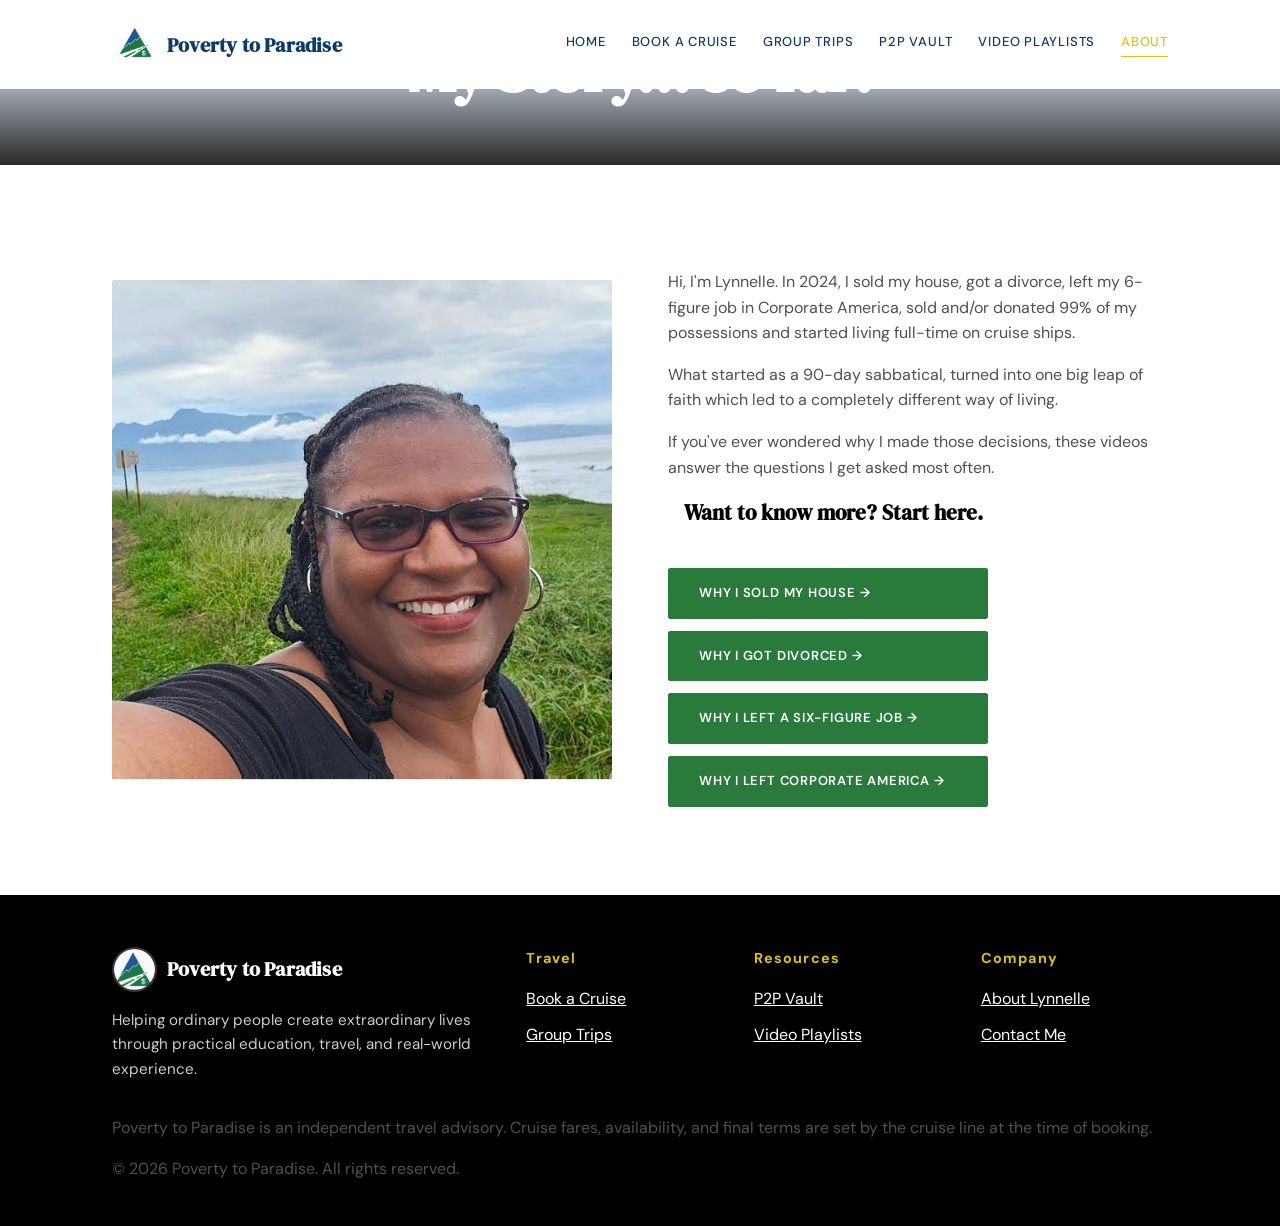
<file: about.html>
<!DOCTYPE html>
<html lang="en">
<head>
<meta charset="UTF-8">
<meta name="viewport" content="width=device-width, initial-scale=1.0">
<title>About &amp; Contact — Poverty to Paradise</title>
<meta name="description" content="Meet Lynnelle Lee — the story behind Poverty to Paradise, and how to get in touch.">
<link rel="preconnect" href="https://fonts.googleapis.com">
<link href="https://fonts.googleapis.com/css2?family=DM+Sans:ital,opsz,wght@0,9..40,300;0,9..40,400;0,9..40,500;0,9..40,600;1,9..40,400&family=DM+Serif+Display:ital@0;1&family=Space+Mono:wght@400;700&display=swap" rel="stylesheet">
<link rel="stylesheet" href="style.css">
</head>
<body>

<header class="site-header">
  <div class="wrap">
    <a href="/" class="brand">
      <img src="images/P2Plogo.png" alt="Poverty to Paradise logo" class="brand-logo">
      Poverty to Paradise
    </a>
    <nav>
      <a href="/">Home</a>
      <a href="/book-a-cruise">Book a Cruise</a>
      <a href="/group-trips">Group Trips</a>
      <a href="/vault">P2P Vault</a>
<a href="/playlists">Video Playlists</a>
      <a href="/about" class="active">About</a>
    </nav>
    <button class="nav-toggle" aria-label="Open navigation" aria-expanded="false">
      <span></span><span></span><span></span>
    </button>
  </div>
</header>

<section class="hero short about-hero" style="background-image:url('https://images.unsplash.com/photo-1775566081059-6e35805e4edd?q=80&w=2000&auto=format&fit=crop');">
  <div class="wrap hero-content">
 
    <h1>My Story... so far!</h1>
  </div>
</section>


<section>
  <div class="wrap">
    <div class="split">
      <div class="split-media">
        <img src="lynnelle-outdoor.jpg" alt="Lynnelle Lee outdoors by the ocean" class="about-photo">
      </div>
      <div class="split-text">
        <p style="font-size:19px; color:var(--ink);"><p>Hi, I'm Lynnelle. In 2024, I sold my house, got a divorce, left my 6-figure job in Corporate America, sold and/or donated 99% of my possessions and started living full-time on cruise ships.</p>

<p>What started as a 90-day sabbatical, turned into one big leap of faith which led to a completely different way of living.</p>

<p>If you've ever wondered why I made those decisions, these videos answer the questions I get asked most often.</p></p>
        <div style="display:flex; gap:16px; flex-wrap:wrap; margin-top:8px;">


<h3><h3>Want to know more? Start here.</h3></h3>

<div style="display:flex; flex-direction:column; gap:12px; margin-top:12px; width:320px;">
  <a href="https://youtu.be/EO55a8dRoz4" class="btn btn-primary" target="_blank" rel="noopener">Why I Sold My House →</a>

  <a href="https://youtube.com/live/L8e3aeNx6xo" class="btn btn-primary" target="_blank" rel="noopener">Why I Got Divorced →</a>

  <a href="https://youtu.be/u-Ct5uOudPk" class="btn btn-primary" target="_blank" rel="noopener">Why I Left a Six-Figure Job →</a>

 

 <a href="https://youtu.be/LXVrl1f98oU" class="btn btn-primary" target="_blank" rel="noopener">Why I Left Corporate America →</a>
</div>
          
          
         
        </div>
      </div>
    </div>
  </div>
</section>


  
<footer class="site-footer">
  <div class="wrap">

    <div class="footer-grid">

      <div class="footer-brand">
        <a href="/" class="brand">
        <img src="images/White-backgroundP2Plogo.png"
            alt="Poverty to Paradise logo"
            class="brand-logo"
          >
          Poverty to Paradise
        </a>

        <p>
          Helping ordinary people create extraordinary lives through practical
          education, travel, and real-world experience.
        </p>
      </div>

      <div class="footer-column">
        <h3>Travel</h3>
        <a href="/book-a-cruise">Book a Cruise</a>
        <a href="/group-trips">Group Trips</a>
      </div>

      <div class="footer-column">
        <h3>Resources</h3>
        <a href="/vault">P2P Vault</a>
        <a href="/playlists">Video Playlists</a>
      </div>

      <div class="footer-column">
        <h3>Company</h3>
        <a href="/about">About Lynnelle</a>
        <a href="/contact">Contact Me</a>
      </div>

    </div>

    <div class="footer-bottom">
      <p>
        Poverty to Paradise is an independent travel advisory. Cruise fares,
        availability, and final terms are set by the cruise line at the time of booking.
      </p>

      <p>© 2026 Poverty to Paradise. All rights reserved.</p>
    </div>

  </div>
</footer>

<script>
// Load two featured videos and the most recent video
(function(){
  var grid = document.getElementById('yt-grid');
  if (!grid) return;

  fetch('/api/latest-videos')
    .then(function(r){ return r.json(); })
    .then(function(data){
      if (!data.videoIds || !data.videoIds.length) return;

      var latestVideo = data.videoIds[0];

  grid.innerHTML =
  '<div class="yt-video-item">' +
    '<h3>How It All Started</h3>' +
    '<div class="yt-video-wrap">' +
      '<iframe src="https://www.youtube.com/embed/P7xL4TmrkFI" title="How It All Started" allowfullscreen></iframe>' +
    '</div>' +
  '</div>' +

  '<div class="yt-video-item">' +
    '<h3>Most Watched Video</h3>' +
    '<div class="yt-video-wrap">' +
      '<iframe src="https://www.youtube.com/embed/Dkv3i4Ch71U" title="Most Watched Video" allowfullscreen></iframe>' +
    '</div>' +
  '</div>' +

  '<div class="yt-video-item">' +
    '<h3>Most Recent Video</h3>' +
    '<div class="yt-video-wrap">' +
      '<iframe src="https://www.youtube.com/embed/' + latestVideo + '" title="Most Recent Video" allowfullscreen></iframe>' +
    '</div>' +
  '</div>';
    })
    .catch(function(){});
})();

(function(){
  var btn = document.querySelector('.nav-toggle');
  var nav = document.querySelector('.site-header nav');
  if (!btn || !nav) return;
  btn.addEventListener('click', function(){
    var open = nav.classList.toggle('open');
    btn.classList.toggle('open', open);
    btn.setAttribute('aria-expanded', String(open));
  });
  document.addEventListener('click', function(e){
    if (nav.classList.contains('open') && !e.target.closest('.site-header')) {
      nav.classList.remove('open');
      btn.classList.remove('open');
      btn.setAttribute('aria-expanded', 'false');
    }
  });
})();
</script>
</body>
</html>
</file>
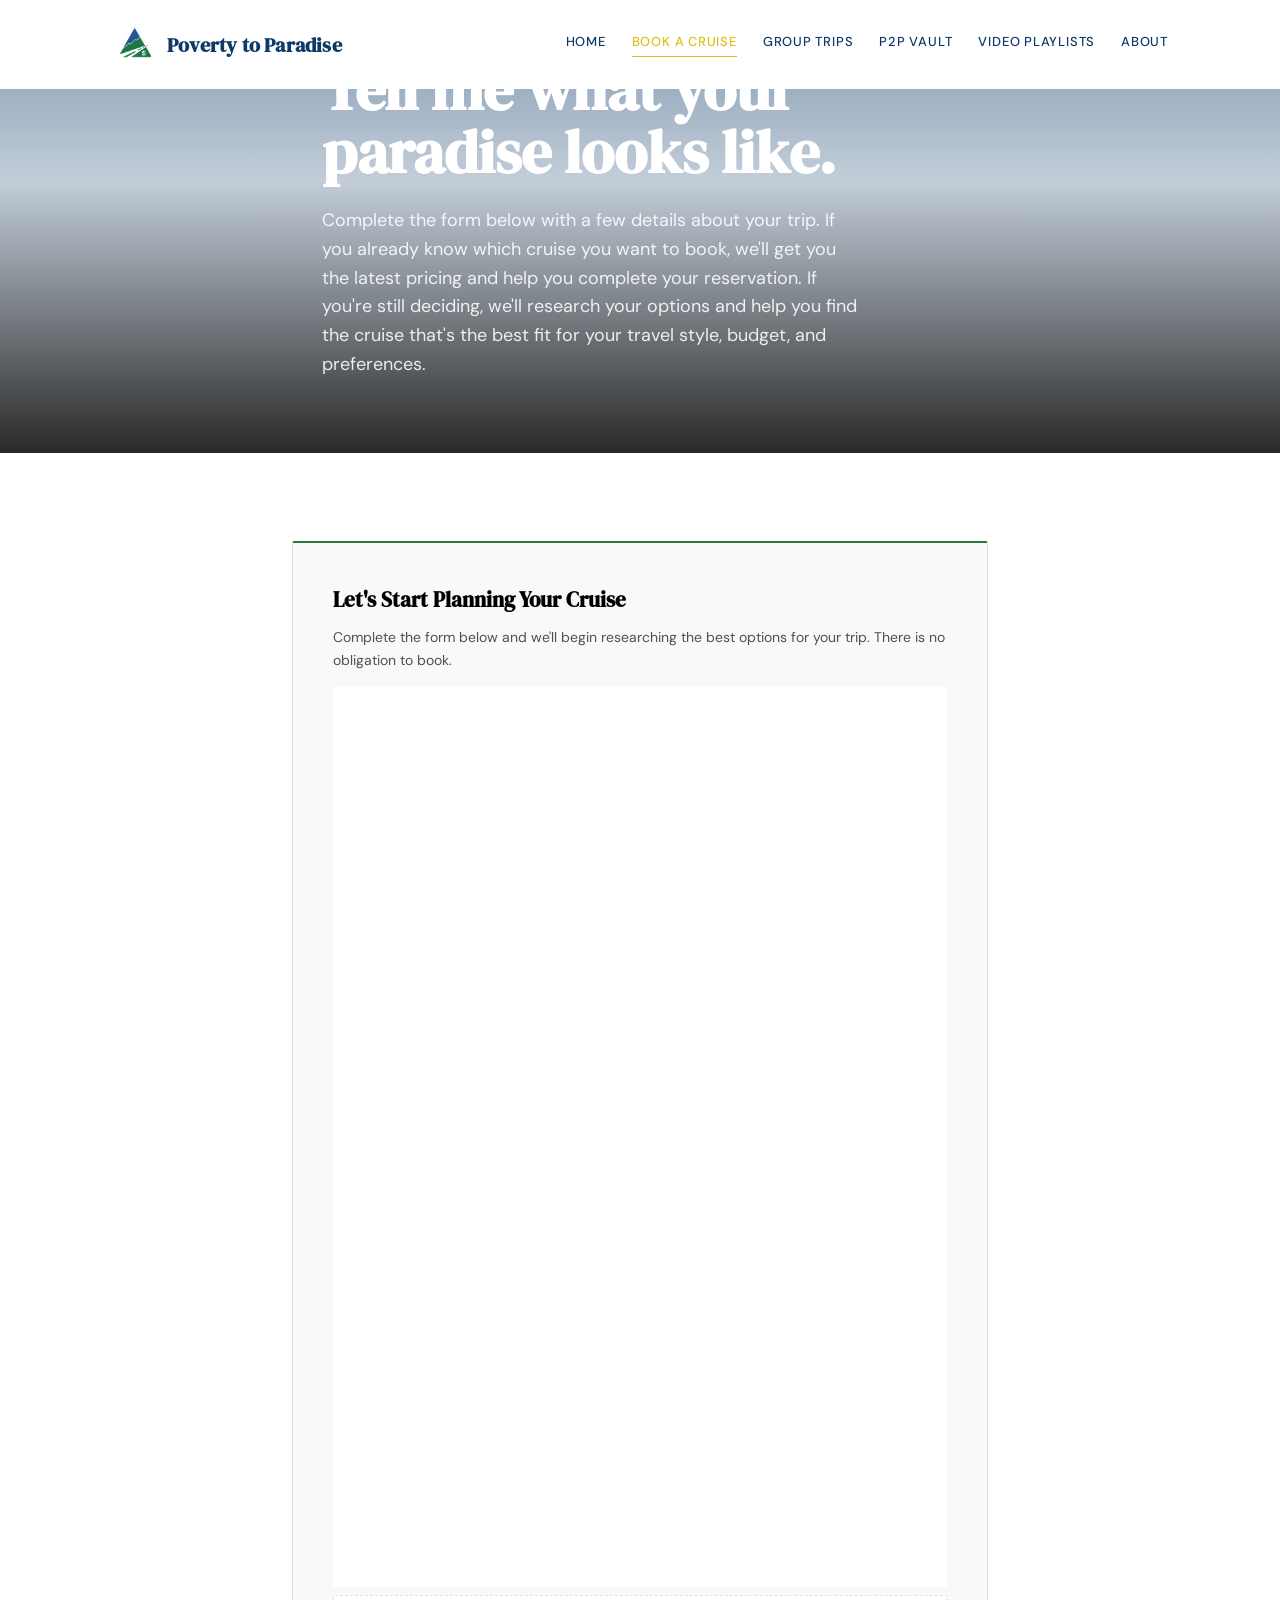
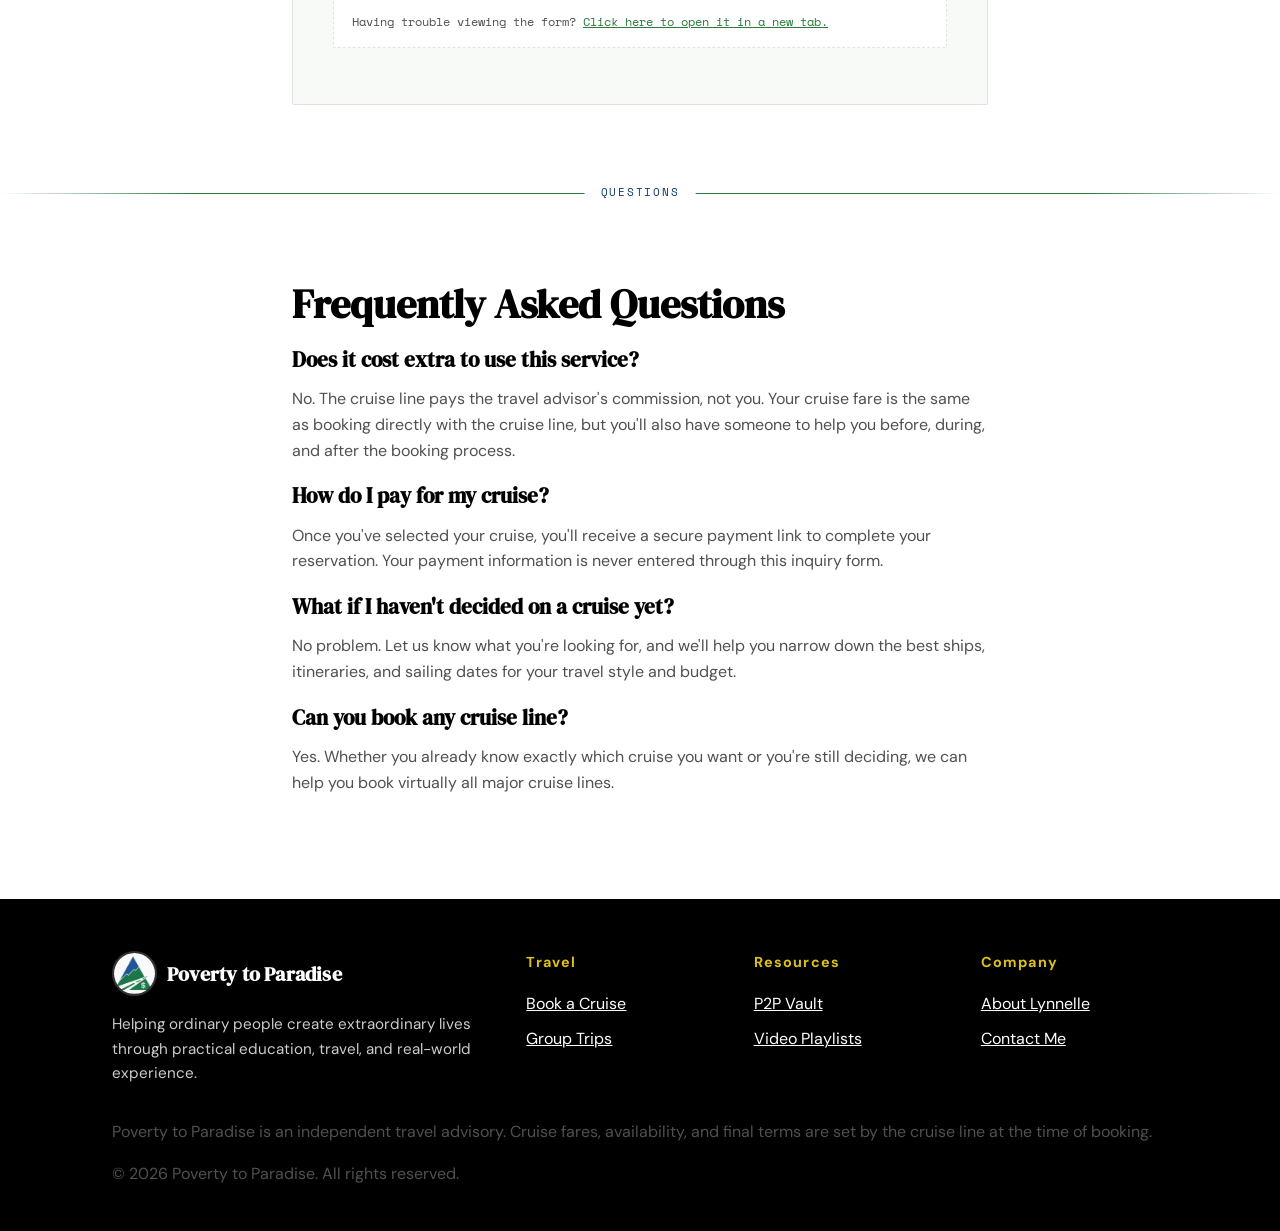
<file: book-a-cruise.html>
<!DOCTYPE html>
<html lang="en">
<head>
<meta charset="UTF-8">
<meta name="viewport" content="width=device-width, initial-scale=1.0">
<title>Book a Cruise — Poverty to Paradise</title>
<meta name="description" content="Fill out the form and let a licensed travel agent who lives at sea book your cruise for you — at no extra cost.">
<link rel="preconnect" href="https://fonts.googleapis.com">
<link href="https://fonts.googleapis.com/css2?family=DM+Sans:ital,opsz,wght@0,9..40,300;0,9..40,400;0,9..40,500;0,9..40,600;1,9..40,400&family=DM+Serif+Display:ital@0;1&family=Space+Mono:wght@400;700&display=swap" rel="stylesheet">
<link rel="stylesheet" href="style.css">
</head>
<body>

<header class="site-header">
  <div class="wrap">
    <a href="/" class="brand">
      <img src="images/P2Plogo.png" alt="Poverty to Paradise logo" class="brand-logo">
      Poverty to Paradise
    </a>
    <nav>
      <a href="/">Home</a>
      <a href="/book-a-cruise" class="active">Book a Cruise</a>
      <a href="/group-trips">Group Trips</a>
<a href="/vault">P2P Vault</a>
<a href="/playlists">Video Playlists</a>
<a href="/about">About</a>
    </nav>
    <button class="nav-toggle" aria-label="Open navigation" aria-expanded="false">
      <span></span><span></span><span></span>
    </button>
  </div>
</header>

  
<section class="hero short book-hero" style="background-image:url('https://images.unsplash.com/photo-1580541631950-7282082b53ce?q=80&w=2000&auto=format&fit=crop');">

  
  <div class="wrap hero-content">
    <p class="eyebrow"></p>
    <h1>Tell me what your paradise looks like.</h1>

<p class="lede">Complete the form below with a few details about your trip. If you already know which cruise you want to book, we'll get you the latest pricing and help you complete your reservation. If you're still deciding, we'll research your options and help you find the cruise that's the best fit for your travel style, budget, and preferences.</p>

  </div>
</section>



<section>
  <div class="wrap section-narrow">
    <div class="form-panel">
      <h3>Let's Start Planning Your Cruise</h3>
      <p style="font-size:14px;">

Complete the form below and we'll begin researching the best options for your trip. There is no obligation to book.
        
      </p>
      <iframe
        class="form-embed"
        src="https://docs.google.com/forms/d/e/1FAIpQLScE1_BscS_GYaMC2Im2pU2NzQQw_NUvPjkeLPNB-QD9M1ldPQ/viewform?embedded=true"
        title="Cruise Booking Inquiry Form">
        Loading form…
      </iframe>
      <p class="form-note">Having trouble viewing the form? <a href="https://docs.google.com/forms/d/e/1FAIpQLScE1_BscS_GYaMC2Im2pU2NzQQw_NUvPjkeLPNB-QD9M1ldPQ/viewform" style="color:var(--green);">Click here to open it in a new tab.</a></p>
    </div>
  </div>
</section>

<div class="horizon-divider" data-label="questions"></div>

<section>
  <div class="wrap section-narrow">
    <h2>Frequently Asked Questions</h2>




    <h3>Does it cost extra to use this service?</h3>

<p>No. The cruise line pays the travel advisor's commission, not you.  Your cruise fare is the same as booking directly with the cruise line, but you'll also have someone to help you before, during, and after the booking process.</p>

<h3>How do I pay for my cruise?</h3>
<p>Once you've selected your cruise, you'll receive a secure payment link to complete your reservation. Your payment information is never entered through this inquiry form.</p>

<h3>What if I haven't decided on a cruise yet?</h3>
<p>No problem. Let us know what you're looking for, and we'll help you narrow down the best ships, itineraries, and sailing dates for your travel style and budget.</p>

    <h3>Can you book any cruise line?</h3>
<p>Yes. Whether you already know exactly which cruise you want or you're still deciding, we can help you book virtually all major cruise lines.</p>
  </div>
</section>

<footer class="site-footer">
  <div class="wrap">

    <div class="footer-grid">

      <div class="footer-brand">
        <a href="/" class="brand">
        <img src="images/White-backgroundP2Plogo.png"
            alt="Poverty to Paradise logo"
            class="brand-logo"
          >
          Poverty to Paradise
        </a>

        <p>
          Helping ordinary people create extraordinary lives through practical
          education, travel, and real-world experience.
        </p>
      </div>

      <div class="footer-column">
        <h3>Travel</h3>
        <a href="/book-a-cruise">Book a Cruise</a>
        <a href="/group-trips">Group Trips</a>
      </div>

      <div class="footer-column">
        <h3>Resources</h3>
        <a href="/vault">P2P Vault</a>
        <a href="/playlists">Video Playlists</a>
      </div>

      <div class="footer-column">
        <h3>Company</h3>
        <a href="/about">About Lynnelle</a>
        <a href="/contact">Contact Me</a>
      </div>

    </div>

    <div class="footer-bottom">
      <p>
        Poverty to Paradise is an independent travel advisory. Cruise fares,
        availability, and final terms are set by the cruise line at the time of booking.
      </p>

      <p>© 2026 Poverty to Paradise. All rights reserved.</p>
    </div>

  </div>
</footer>

<script>
(function(){
  var btn = document.querySelector('.nav-toggle');
  var nav = document.querySelector('.site-header nav');
  if (!btn || !nav) return;
  btn.addEventListener('click', function(){
    var open = nav.classList.toggle('open');
    btn.classList.toggle('open', open);
    btn.setAttribute('aria-expanded', String(open));
  });
  document.addEventListener('click', function(e){
    if (nav.classList.contains('open') && !e.target.closest('.site-header')) {
      nav.classList.remove('open');
      btn.classList.remove('open');
      btn.setAttribute('aria-expanded', 'false');
    }
  });
})();
</script>
</body>
</html>
</file>
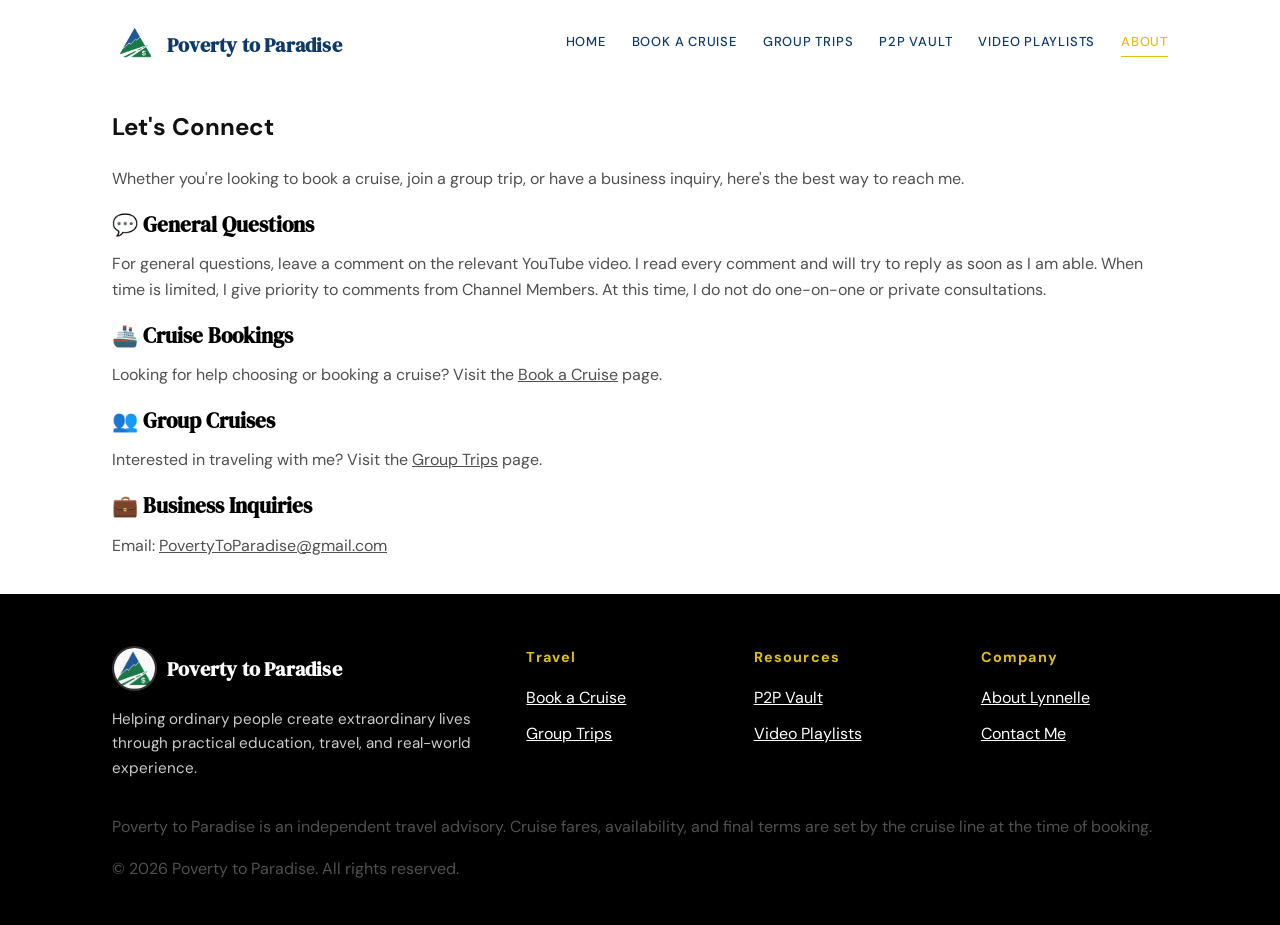
<file: contact.html>
<!DOCTYPE html>
<html lang="en">
<head>
<meta charset="UTF-8">
<meta name="viewport" content="width=device-width, initial-scale=1.0">
<title>Poverty to Paradise — Create an Extraordinary Life Without Millions</title>
<meta name="description" content="Helping ordinary people create extraordinary lives through practical education, travel, and real-world experience.">
<link rel="preconnect" href="https://fonts.googleapis.com">
<link href="https://fonts.googleapis.com/css2?family=DM+Sans:ital,opsz,wght@0,9..40,300;0,9..40,400;0,9..40,500;0,9..40,600;1,9..40,400&family=DM+Serif+Display:ital@0;1&family=Space+Mono:wght@400;700&display=swap" rel="stylesheet">
<link rel="stylesheet" href="style.css">
</head>
<body>

<header class="site-header">
  <div class="wrap">
    <a href="/" class="brand">
      <img src="images/P2Plogo.png" alt="Poverty to Paradise logo" class="brand-logo">
      Poverty to Paradise
    </a>
   <nav>
  <a href="/">Home</a>
  <a href="/book-a-cruise">Book a Cruise</a>
  <a href="/group-trips">Group Trips</a>
  <a href="/vault">P2P Vault</a>
  <a href="/playlists">Video Playlists</a>
  <a href="/about" class="active">About</a>
</nav>
    <button class="nav-toggle" aria-label="Open navigation" aria-expanded="false">
      <span></span><span></span><span></span>
    </button>
  </div>
</header>

  <section class="page-hero" style="padding-bottom:20px;">
  <div class="wrap">
   <h1>Let's Connect</h1>

<p>
Whether you're looking to book a cruise, join a group trip, or have a business inquiry, here's the best way to reach me.
</p>
  <h3>💬 General Questions</h3>
<p>
For general questions, leave a comment on the relevant YouTube video. I read every comment and will try to reply as soon as I am able. When time is limited, I give priority to comments from Channel Members. At this time, I do not do one-on-one or private consultations.</p>
 
  <h3>🚢 Cruise Bookings</h3>
<p>
  Looking for help choosing or booking a cruise? Visit the <a href="/book-a-cruise">Book a Cruise</a> page.</p>

<h3>👥 Group Cruises</h3>
<p>
  Interested in traveling with me? Visit the <a href="/group-trips">Group Trips</a> page.</p>

  <h3>💼 Business Inquiries</h3>
<p>
  Email: <a href="mailto:PovertyToParadise@gmail.com">PovertyToParadise@gmail.com</a></p>


</section>
  

<footer class="site-footer">
  <div class="wrap">

    <div class="footer-grid">

      <div class="footer-brand">
        <a href="/" class="brand">
        <img src="images/White-backgroundP2Plogo.png"
            alt="Poverty to Paradise logo"
            class="brand-logo"
          >
          Poverty to Paradise
        </a>

        <p>
          Helping ordinary people create extraordinary lives through practical
          education, travel, and real-world experience.
        </p>
      </div>

      <div class="footer-column">
        <h3>Travel</h3>
        <a href="/book-a-cruise">Book a Cruise</a>
        <a href="/group-trips">Group Trips</a>
      </div>

      <div class="footer-column">
        <h3>Resources</h3>
        <a href="/vault">P2P Vault</a>
        <a href="/playlists">Video Playlists</a>
      </div>

      <div class="footer-column">
        <h3>Company</h3>
        <a href="/about">About Lynnelle</a>
        <a href="/contact">Contact Me</a>
      </div>

    </div>

    <div class="footer-bottom">
      <p>
        Poverty to Paradise is an independent travel advisory. Cruise fares,
        availability, and final terms are set by the cruise line at the time of booking.
      </p>

      <p>© 2026 Poverty to Paradise. All rights reserved.</p>
    </div>

  </div>
</footer>

<script>
// Load two featured videos and the most recent video
(function(){
  var grid = document.getElementById('yt-grid');
  if (!grid) return;

  fetch('/api/latest-videos')
    .then(function(r){ return r.json(); })
    .then(function(data){
      if (!data.videoIds || !data.videoIds.length) return;

      var latestVideo = data.videoIds[0];

  grid.innerHTML =
  '<div class="yt-video-item">' +
    '<h3>How It All Started</h3>' +
    '<div class="yt-video-wrap">' +
      '<iframe src="https://www.youtube.com/embed/P7xL4TmrkFI" title="How It All Started" allowfullscreen></iframe>' +
    '</div>' +
  '</div>' +

  '<div class="yt-video-item">' +
    '<h3>Most Watched Video</h3>' +
    '<div class="yt-video-wrap">' +
      '<iframe src="https://www.youtube.com/embed/Dkv3i4Ch71U" title="Most Watched Video" allowfullscreen></iframe>' +
    '</div>' +
  '</div>' +

  '<div class="yt-video-item">' +
    '<h3>Most Recent Video</h3>' +
    '<div class="yt-video-wrap">' +
      '<iframe src="https://www.youtube.com/embed/' + latestVideo + '" title="Most Recent Video" allowfullscreen></iframe>' +
    '</div>' +
  '</div>';
    })
    .catch(function(){});
})();

(function(){
  var btn = document.querySelector('.nav-toggle');
  var nav = document.querySelector('.site-header nav');
  if (!btn || !nav) return;
  btn.addEventListener('click', function(){
    var open = nav.classList.toggle('open');
    btn.classList.toggle('open', open);
    btn.setAttribute('aria-expanded', String(open));
  });
  document.addEventListener('click', function(e){
    if (nav.classList.contains('open') && !e.target.closest('.site-header')) {
      nav.classList.remove('open');
      btn.classList.remove('open');
      btn.setAttribute('aria-expanded', 'false');
    }
  });
})();
</script>
</body>
</html>
</file>
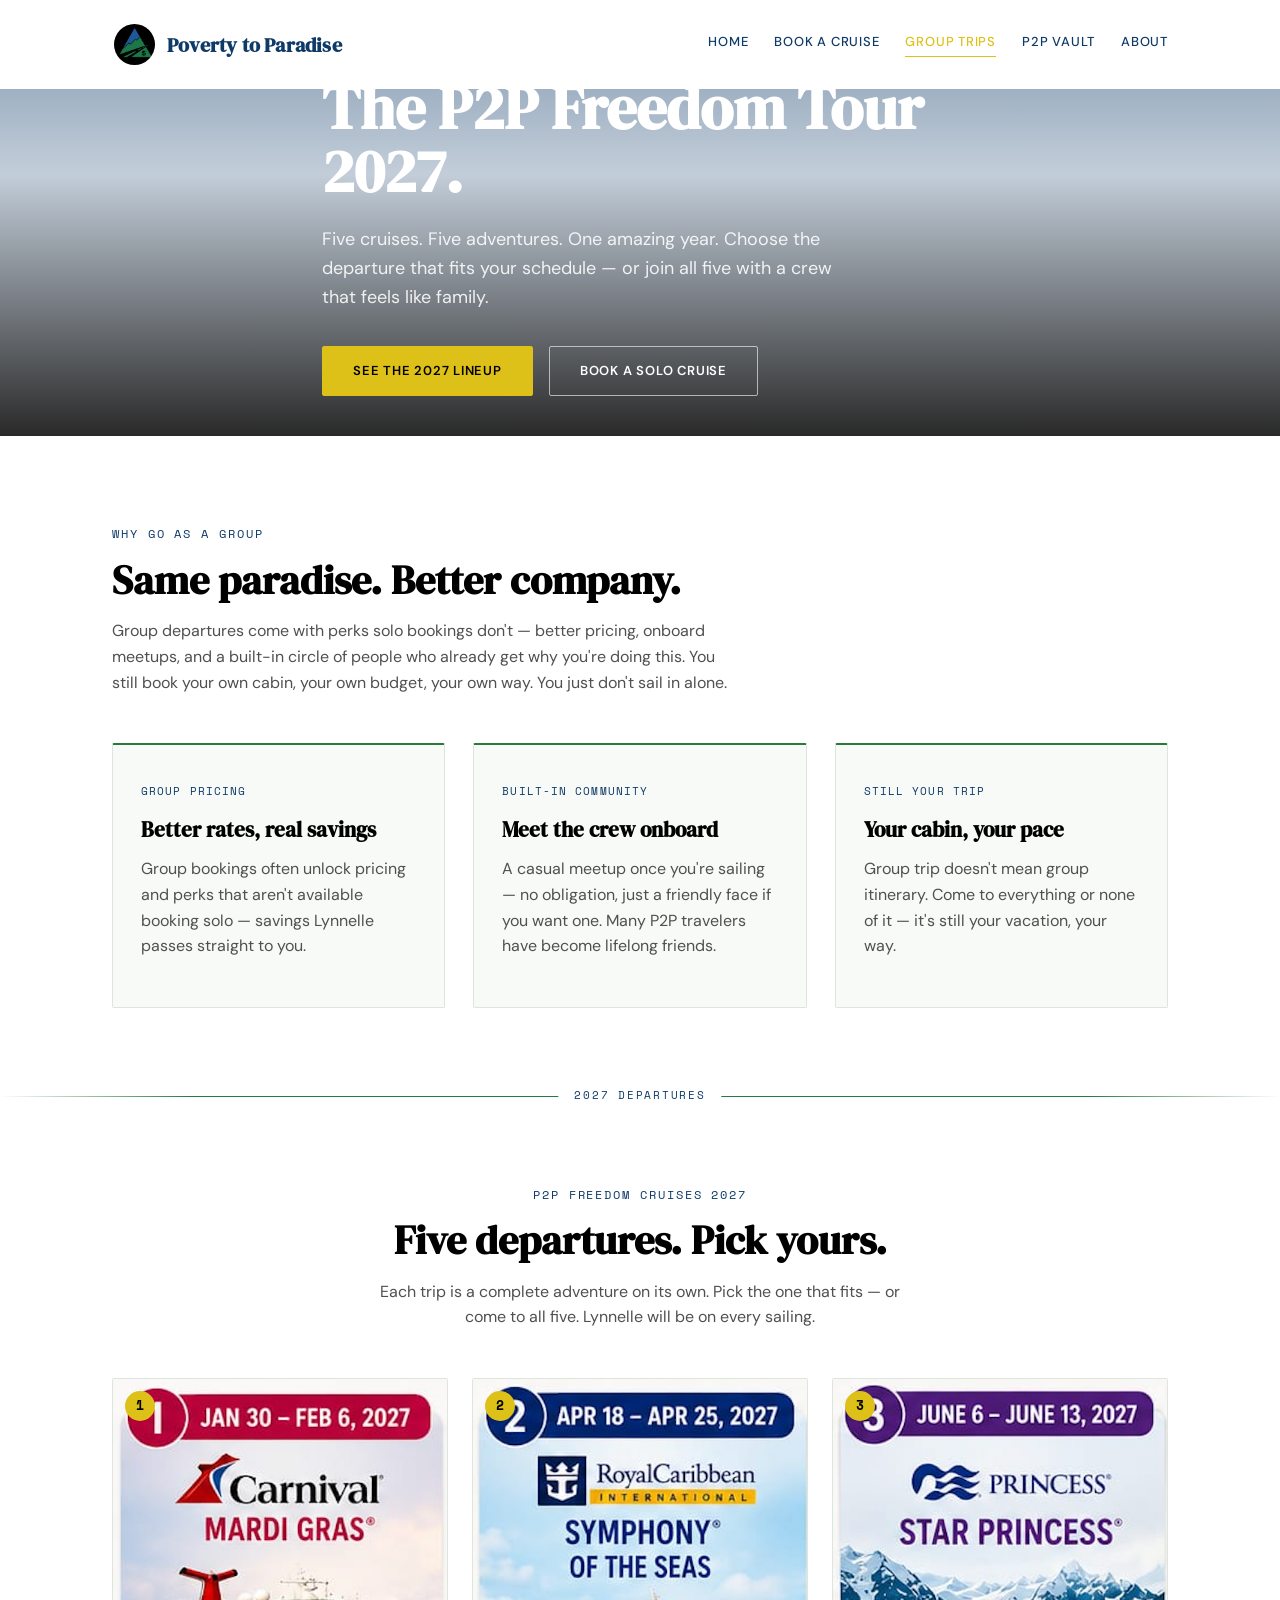
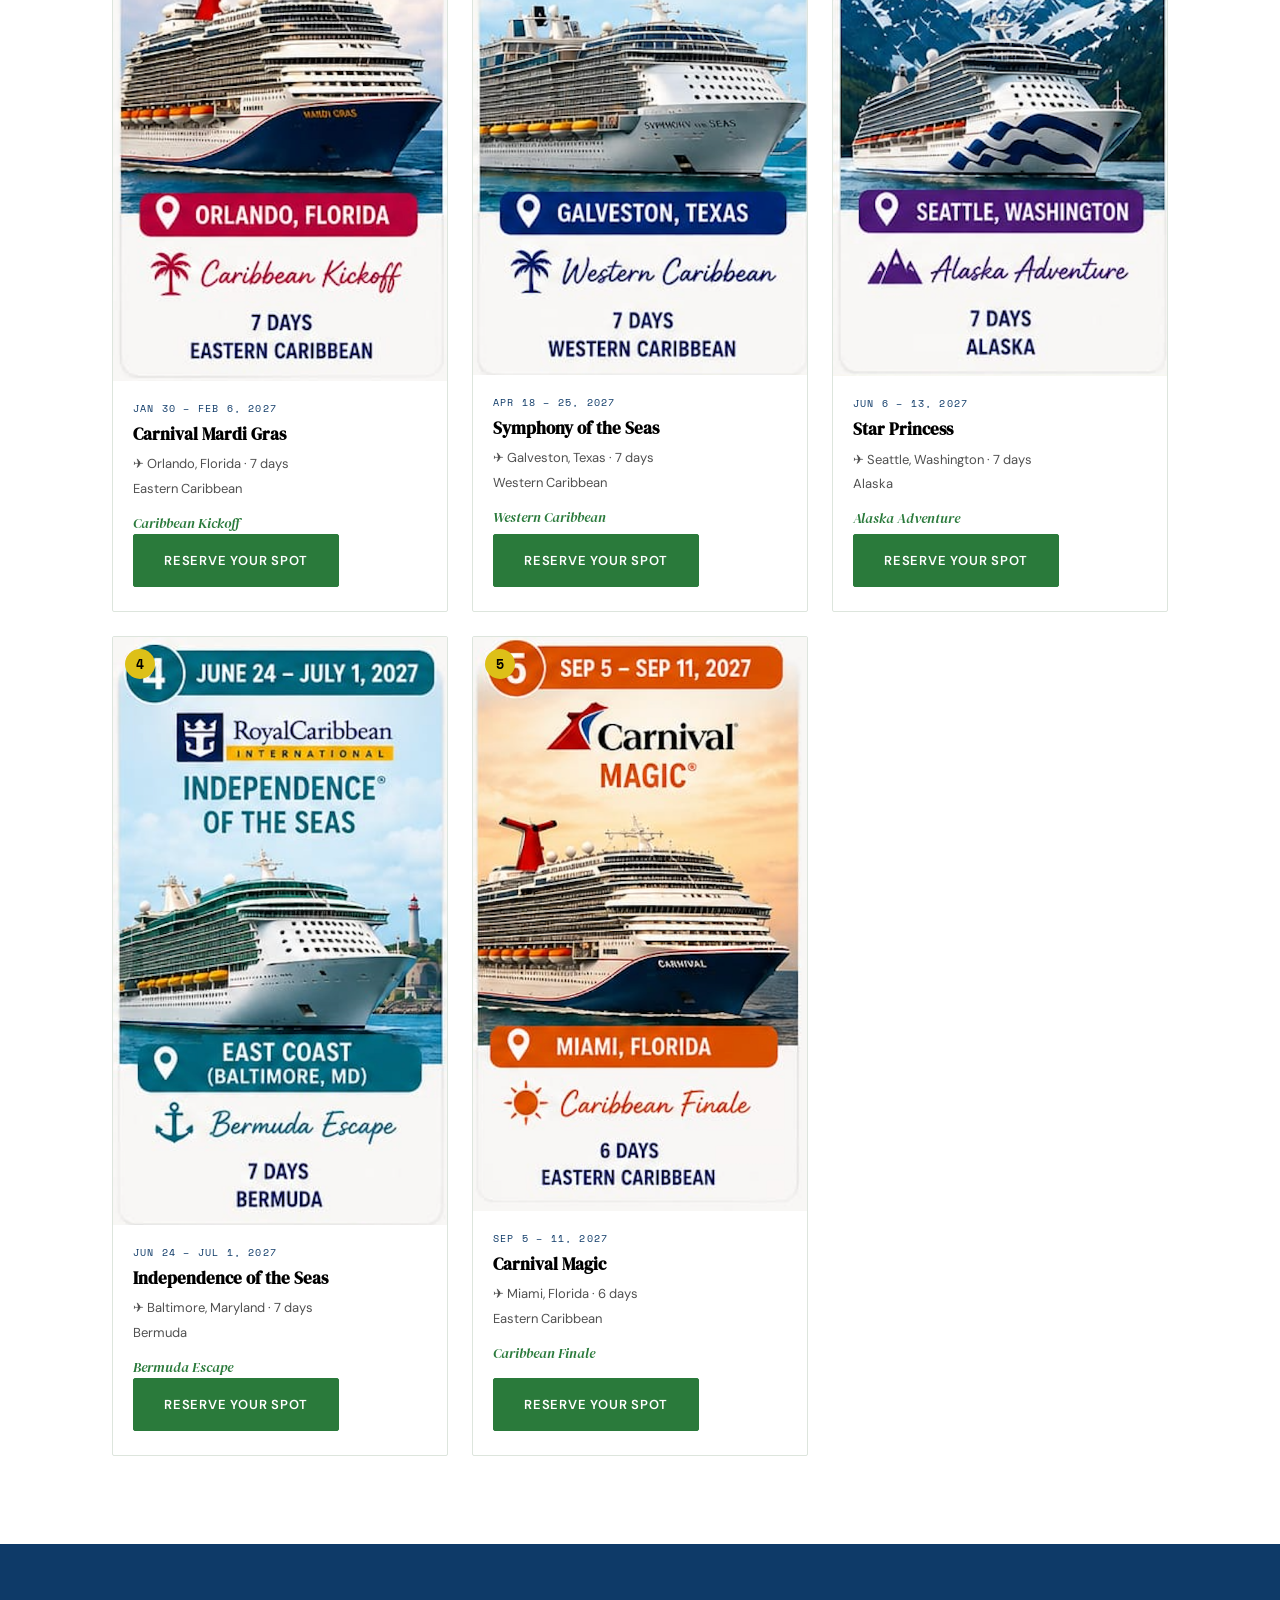
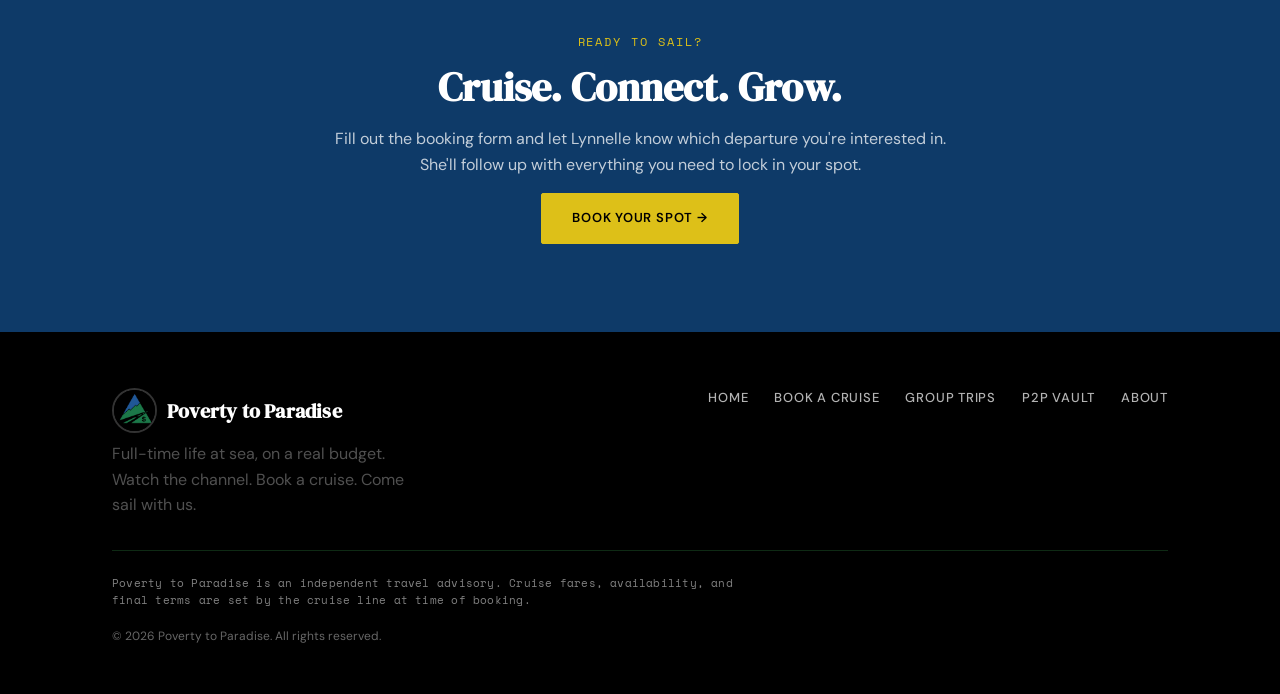
<file: group-trips.html>
<!DOCTYPE html>
<html lang="en">
<head>
<meta charset="UTF-8">
<meta name="viewport" content="width=device-width, initial-scale=1.0">
<title>Group Trips — Poverty to Paradise</title>
<meta name="description" content="Join a P2P Freedom Cruise 2027 departure. Five adventures. One amazing year. Sail with the Poverty to Paradise community.">
<link rel="preconnect" href="https://fonts.googleapis.com">
<link href="https://fonts.googleapis.com/css2?family=DM+Sans:ital,opsz,wght@0,9..40,300;0,9..40,400;0,9..40,500;0,9..40,600;1,9..40,400&family=DM+Serif+Display:ital@0;1&family=Space+Mono:wght@400;700&display=swap" rel="stylesheet">
<link rel="stylesheet" href="style.css">
</head>
<body>

<header class="site-header">
  <div class="wrap">
    <a href="/" class="brand">
      <img src="logo.jpg" alt="Poverty to Paradise logo" class="brand-logo">
      Poverty to Paradise
    </a>
    <nav>
      <a href="/">Home</a>
      <a href="/book-a-cruise">Book a Cruise</a>
      <a href="/group-trips" class="active">Group Trips</a>
      <a href="/vault">P2P Vault</a>
      <a href="/about">About</a>
    </nav>
    <button class="nav-toggle" aria-label="Open navigation" aria-expanded="false">
      <span></span><span></span><span></span>
    </button>
  </div>
</header>

<section class="hero short" style="background-image:url('https://images.unsplash.com/photo-1743611847979-ba4678e845b8?q=80&w=2000&auto=format&fit=crop');">
  <div class="wrap hero-content">
    <p class="eyebrow">P2P Freedom Cruises</p>
    <h1>The P2P Freedom Tour 2027.</h1>
    <p class="lede">Five cruises. Five adventures. One amazing year. Choose the departure that fits your schedule — or join all five with a crew that feels like family.</p>
    <div class="hero-actions">
      <a href="#trips" class="btn btn-gold">See the 2027 Lineup</a>
      <a href="/book-a-cruise" class="btn btn-outline-white">Book a Solo Cruise</a>
    </div>
  </div>
</section>

<!-- Why group -->
<section>
  <div class="wrap">
    <div class="section-head">
      <p class="section-label">Why go as a group</p>
      <h2>Same paradise. Better company.</h2>
      <p>Group departures come with perks solo bookings don't — better pricing, onboard meetups, and a built-in circle of people who already get why you're doing this. You still book your own cabin, your own budget, your own way. You just don't sail in alone.</p>
    </div>
    <div class="card-grid">
      <div class="card">
        <span class="tag">Group Pricing</span>
        <h3>Better rates, real savings</h3>
        <p>Group bookings often unlock pricing and perks that aren't available booking solo — savings Lynnelle passes straight to you.</p>
      </div>
      <div class="card">
        <span class="tag">Built-in Community</span>
        <h3>Meet the crew onboard</h3>
        <p>A casual meetup once you're sailing — no obligation, just a friendly face if you want one. Many P2P travelers have become lifelong friends.</p>
      </div>
      <div class="card">
        <span class="tag">Still Your Trip</span>
        <h3>Your cabin, your pace</h3>
        <p>Group trip doesn't mean group itinerary. Come to everything or none of it — it's still your vacation, your way.</p>
      </div>
    </div>
  </div>
</section>

<div class="horizon-divider" data-label="2027 departures"></div>

<!-- Trip cards -->
<section id="trips">
  <div class="wrap">
    <div class="section-head" style="text-align:center; max-width:100%;">
      <p class="section-label" style="text-align:center;">P2P Freedom Cruises 2027</p>
      <h2>Five departures. Pick yours.</h2>
      <p style="max-width:560px; margin:0 auto 48px;">Each trip is a complete adventure on its own. Pick the one that fits — or come to all five. Lynnelle will be on every sailing.</p>
    </div>

    <div class="trip-cards-grid">

      <div class="trip-card">
        <div class="trip-card-photo">
          <img src="trip-1-mardi-gras.png" alt="Trip 1 — Carnival Mardi Gras">
          <span class="trip-num-badge">1</span>
        </div>
        <div class="trip-card-body">
          <span class="trip-label">Jan 30 – Feb 6, 2027</span>
          <h3>Carnival Mardi Gras</h3>
          <p class="trip-detail">✈ Orlando, Florida · 7 days</p>
          <p class="trip-detail">Eastern Caribbean</p>
          <span class="trip-tag">Caribbean Kickoff</span>
          <a href="/book-a-cruise" class="btn btn-primary">Reserve Your Spot</a>
        </div>
      </div>

      <div class="trip-card">
        <div class="trip-card-photo">
          <img src="trip-2-symphony.png" alt="Trip 2 — Symphony of the Seas">
          <span class="trip-num-badge">2</span>
        </div>
        <div class="trip-card-body">
          <span class="trip-label">Apr 18 – 25, 2027</span>
          <h3>Symphony of the Seas</h3>
          <p class="trip-detail">✈ Galveston, Texas · 7 days</p>
          <p class="trip-detail">Western Caribbean</p>
          <span class="trip-tag">Western Caribbean</span>
          <a href="/book-a-cruise" class="btn btn-primary">Reserve Your Spot</a>
        </div>
      </div>

      <div class="trip-card">
        <div class="trip-card-photo">
          <img src="trip-3-princess.png" alt="Trip 3 — Star Princess">
          <span class="trip-num-badge">3</span>
        </div>
        <div class="trip-card-body">
          <span class="trip-label">Jun 6 – 13, 2027</span>
          <h3>Star Princess</h3>
          <p class="trip-detail">✈ Seattle, Washington · 7 days</p>
          <p class="trip-detail">Alaska</p>
          <span class="trip-tag">Alaska Adventure</span>
          <a href="/book-a-cruise" class="btn btn-primary">Reserve Your Spot</a>
        </div>
      </div>

      <div class="trip-card">
        <div class="trip-card-photo">
          <img src="trip-4-independence.png" alt="Trip 4 — Independence of the Seas">
          <span class="trip-num-badge">4</span>
        </div>
        <div class="trip-card-body">
          <span class="trip-label">Jun 24 – Jul 1, 2027</span>
          <h3>Independence of the Seas</h3>
          <p class="trip-detail">✈ Baltimore, Maryland · 7 days</p>
          <p class="trip-detail">Bermuda</p>
          <span class="trip-tag">Bermuda Escape</span>
          <a href="/book-a-cruise" class="btn btn-primary">Reserve Your Spot</a>
        </div>
      </div>

      <div class="trip-card">
        <div class="trip-card-photo">
          <img src="trip-5-magic.png" alt="Trip 5 — Carnival Magic">
          <span class="trip-num-badge">5</span>
        </div>
        <div class="trip-card-body">
          <span class="trip-label">Sep 5 – 11, 2027</span>
          <h3>Carnival Magic</h3>
          <p class="trip-detail">✈ Miami, Florida · 6 days</p>
          <p class="trip-detail">Eastern Caribbean</p>
          <span class="trip-tag">Caribbean Finale</span>
          <a href="/book-a-cruise" class="btn btn-primary">Reserve Your Spot</a>
        </div>
      </div>

    </div>
  </div>
</section>

<!-- CTA band -->
<section class="band">
  <div class="wrap" style="text-align:center; max-width:680px; margin:0 auto;">
    <p class="section-label">Ready to sail?</p>
    <h2>Cruise. Connect. Grow.</h2>
    <p>Fill out the booking form and let Lynnelle know which departure you're interested in. She'll follow up with everything you need to lock in your spot.</p>
    <a href="/book-a-cruise" class="btn btn-gold">Book Your Spot →</a>
  </div>
</section>

<footer>
  <div class="wrap">
    <div class="foot-top">
      <div>
        <a href="/" class="brand">
          <img src="logo.jpg" alt="Poverty to Paradise logo" class="brand-logo">
          Poverty to Paradise
        </a>
        <p style="margin:8px 0 0; max-width:320px;">Full-time life at sea, on a real budget. Watch the channel. Book a cruise. Come sail with us.</p>
      </div>
      <nav>
        <a href="/">Home</a>
        <a href="/book-a-cruise">Book a Cruise</a>
        <a href="/group-trips">Group Trips</a>
        <a href="/vault">P2P Vault</a>
        <a href="/about">About</a>
      </nav>
    </div>
    <p class="disclosure">Poverty to Paradise is an independent travel advisory. Cruise fares, availability, and final terms are set by the cruise line at time of booking.</p>
    <p class="fine-print">© 2026 Poverty to Paradise. All rights reserved.</p>
  </div>
</footer>

<script>
(function(){
  var btn = document.querySelector('.nav-toggle');
  var nav = document.querySelector('.site-header nav');
  if (!btn || !nav) return;
  btn.addEventListener('click', function(){
    var open = nav.classList.toggle('open');
    btn.classList.toggle('open', open);
    btn.setAttribute('aria-expanded', String(open));
  });
  document.addEventListener('click', function(e){
    if (nav.classList.contains('open') && !e.target.closest('.site-header')) {
      nav.classList.remove('open');
      btn.classList.remove('open');
      btn.setAttribute('aria-expanded', 'false');
    }
  });
})();
</script>
</body>
</html>
</file>
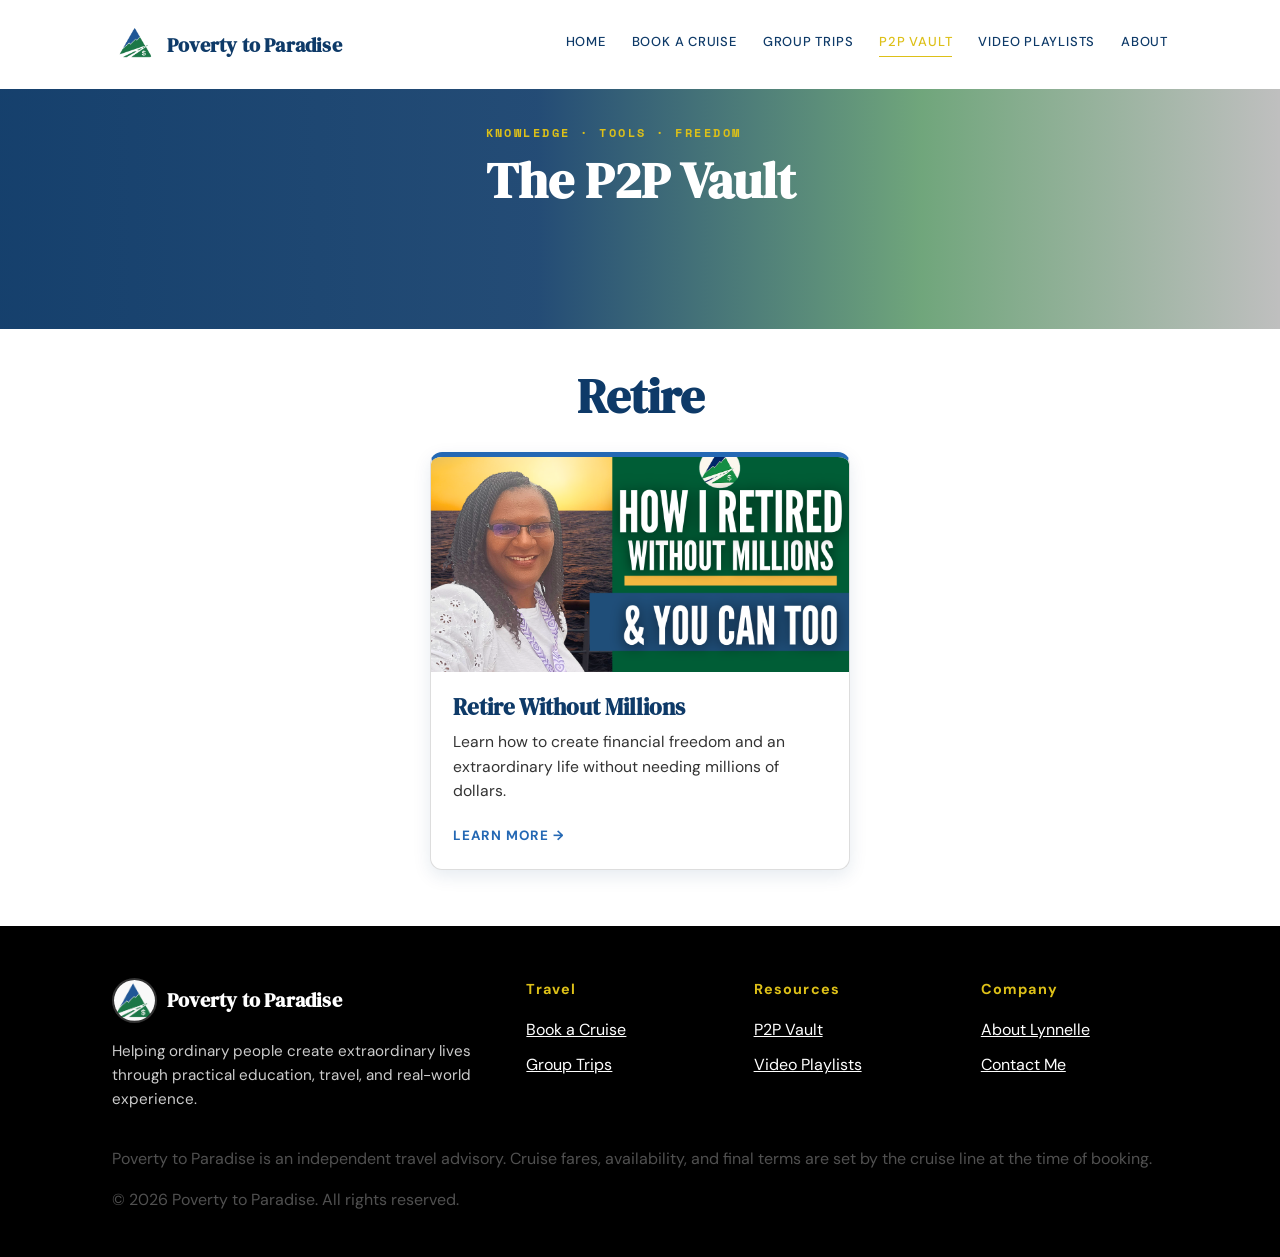
<file: vault.html>
<!DOCTYPE html>
<html lang="en">
<head>
<meta charset="UTF-8">
<meta name="viewport" content="width=device-width, initial-scale=1.0">
<title>P2P Vault — Knowledge. Tools. Freedom.</title>
<meta name="description" content="The P2P Vault — courses, resources, and tools for creating an extraordinary life without millions. By Lynnelle Lee.">
<link rel="preconnect" href="https://fonts.googleapis.com">
<link href="https://fonts.googleapis.com/css2?family=DM+Sans:ital,opsz,wght@0,9..40,300;0,9..40,400;0,9..40,500;0,9..40,600;1,9..40,400&family=DM+Serif+Display:ital@0;1&family=Space+Mono:wght@400;700&display=swap" rel="stylesheet">
<link rel="stylesheet" href="style.css?v=2">
</head>
<body>

<header class="site-header">
  <div class="wrap">
    <a href="/" class="brand">
     <img src="images/P2Plogo.png" alt="Poverty to Paradise logo" class="brand-logo">
      Poverty to Paradise
    </a>
    <nav>
      <a href="/">Home</a>
      <a href="/book-a-cruise">Book a Cruise</a>
      <a href="/group-trips">Group Trips</a>
      <a href="/vault" class="active">P2P Vault</a>
      <a href="/video-playlists">Video Playlists</a>
      <a href="/about">About</a>
    </nav>
    <button class="nav-toggle" aria-label="Open navigation" aria-expanded="false">
      <span></span><span></span><span></span>
    </button>
  </div>
</header>

<!-- Hero -->
<section class="hero-banner vault-banner">
  <div class="hero-banner-overlay"></div>

  <div class="wrap hero-banner-content">
    <p class="hero-kicker">KNOWLEDGE · TOOLS · FREEDOM</p>
    <h1>The P2P Vault</h1>
  </div>
</section>

<div class="home-options">
  <div class="wrap">
<h2>Retire</h2>

<div class="home-options-grid" style="display:flex; justify-content:center;">

  <a href="https://lynnelle-s-site-006f.thinkific.com/courses/financial-freedom-course"
     class="home-option-card option-book" style="width:420px; margin-left:auto; margin-right:auto;"
     target="_blank">

    <img src="images/retire-without-millions.png"
         alt="Retire Without Millions"
         class="home-option-image">

    <div class="home-option-content">
      <h3>Retire Without Millions</h3>

      <p>
        Learn how to create financial freedom and an extraordinary life without needing millions of dollars.
      </p>

      <span class="home-option-link">
        Learn More →
      </span>
    </div>

</a>

</div>   <!-- closes .home-options-grid -->
</div>   <!-- closes .wrap -->
</div>   <!-- closes .home-options -->

<footer class="site-footer">
  <div class="wrap">

    <div class="footer-grid">

      <div class="footer-brand">
        <a href="/" class="brand">
        <img src="images/White-backgroundP2Plogo.png"
            alt="Poverty to Paradise logo"
            class="brand-logo"
          >
          Poverty to Paradise
        </a>

        <p>
          Helping ordinary people create extraordinary lives through practical
          education, travel, and real-world experience.
        </p>
      </div>

      <div class="footer-column">
        <h3>Travel</h3>
        <a href="/book-a-cruise">Book a Cruise</a>
        <a href="/group-trips">Group Trips</a>
      </div>

      <div class="footer-column">
        <h3>Resources</h3>
        <a href="/vault">P2P Vault</a>
        <a href="/playlists">Video Playlists</a>
      </div>

      <div class="footer-column">
        <h3>Company</h3>
        <a href="/about">About Lynnelle</a>
        <a href="/contact">Contact Me</a>
      </div>

    </div>

    <div class="footer-bottom">
      <p>
        Poverty to Paradise is an independent travel advisory. Cruise fares,
        availability, and final terms are set by the cruise line at the time of booking.
      </p>

      <p>© 2026 Poverty to Paradise. All rights reserved.</p>
    </div>

  </div>
</footer>

<script>
(function(){
  var btn = document.querySelector('.nav-toggle');
  var nav = document.querySelector('.site-header nav');
  if (!btn || !nav) return;
  btn.addEventListener('click', function(){
    var open = nav.classList.toggle('open');
    btn.classList.toggle('open', open);
    btn.setAttribute('aria-expanded', String(open));
  });
  document.addEventListener('click', function(e){
    if (nav.classList.contains('open') && !e.target.closest('.site-header')) {
      nav.classList.remove('open');
      btn.classList.remove('open');
      btn.setAttribute('aria-expanded', 'false');
    }
  });
})();
</script>
</body>
</html>
</file>
<file: style.css>
/* ============================================
   POVERTY TO PARADISE — design system v3
   Green primary · Navy secondary · Gold accent
   Official palette: #2A7A3B · #0E3A68 · #DDC018
   ============================================ */

:root {
  --white: #ffffff;
  --black: #000000;
  --black-soft: #111111;

  --green: #2A7A3B;
  --green-deep: #1e5c2c;
  --green-light: #3d9e52;
  --green-pale: #eef6f0;

  --navy: #0E3A68;
  --navy-deep: #0a2d52;
  --navy-light: #1a5298;

  --gold: #DDC018;
  --gold-deep: #b8a012;
  --gold-light: #e8d040;
  --gold-pale: #faf5cc;

  --ink: #111111;
  --ink-soft: #505050;
  --line: #dde5dd;
  --paper: #f7faf7;

  --font-display: "DM Serif Display", Georgia, serif;
  --font-body: "DM Sans", "Segoe UI", sans-serif;
  --font-mono: "Space Mono", "Courier New", monospace;

  --max-width: 1120px;
}

* { box-sizing: border-box; }
html { scroll-behavior: smooth; }

body {
  margin: 0;
  font-family: var(--font-body);
  color: var(--ink);
  background: var(--white);
  line-height: 1.6;
  -webkit-font-smoothing: antialiased;
}

img { max-width: 100%; display: block; }
a { color: inherit; }

.wrap {
  max-width: var(--max-width);
  margin: 0 auto;
  padding: 0 32px;
}

/* ---------- header ---------- */

.site-header {
  position: absolute;
  top: 0; left: 0; right: 0;
  z-index: 20;
  padding: 22px 0;
}

.site-header .wrap {
  display: flex;
  align-items: center;
  justify-content: space-between;
}

.brand {
  font-family: var(--font-display);
  font-weight: 600;
  font-size: 20px;
  color: var(--white);
  letter-spacing: 0.01em;
  text-decoration: none;
  display: flex;
  align-items: center;
  gap: 10px;
}

.brand-logo {
  width: 45px;
  height: 45px;
  border-radius: 50%;
  object-fit: cover;
  border: 2px solid rgba(255,255,255,0.4);
  flex-shrink: 0;
}

.site-header.on-light { position: static; background: var(--white); border-bottom: 1px solid var(--line); }
.site-header.on-light .brand { color: var(--black); }
.site-header.on-light .brand-logo { border-color: var(--line); }
.site-header.on-light nav a { color: var(--black); }

nav { display: flex; gap: 26px; }

nav a {
  color: var(--white);
  text-decoration: none;
  font-size: 13px;
  letter-spacing: 0.06em;
  text-transform: uppercase;
  font-weight: 500;
  padding-bottom: 4px;
  border-bottom: 1px solid transparent;
  transition: border-color 0.2s ease, color 0.2s ease;
}

nav a:hover, nav a.active { border-color: var(--gold); color: var(--gold); }
.site-header.on-light nav a:hover,
.site-header.on-light nav a.active { color: var(--green); border-color: var(--green); }

/* ---------- hero ---------- */

.hero {
  position: relative;
  min-height: 640px;
  display: flex;
  align-items: center;
  overflow: hidden;
  padding-top: 140px;
  padding-bottom: 80px;
  background-size: cover;
  background-position: center;
}

.hero.short { min-height: 140px; padding: 40px 0; }

.hero::before {
  content: "";
  position: absolute;
  inset: 0;
  background: linear-gradient(180deg, rgba(14,58,104,0.55) 0%, rgba(14,58,104,0.25) 40%, rgba(0,0,0,0.84) 100%);
}

.hero-content {
  position: relative;
  z-index: 2;
  max-width: 700px;
}

.eyebrow {
  font-family: var(--font-mono);
  font-size: 12px;
  letter-spacing: 0.18em;
  text-transform: uppercase;
  color: var(--gold);
  margin: 0 0 18px;
}

.hero h1 {
  font-family: var(--font-display);
  font-size: clamp(36px, 5.4vw, 60px);
  line-height: 1.05;
  color: var(--white);
  margin: 0 0 22px;
  font-weight: 600;
}

.hero p.lede {
  font-size: 18px;
  color: rgba(255,255,255,0.88);
  max-width: 540px;
  margin: 0 0 34px;
}

.hero-actions { display: flex; gap: 16px; flex-wrap: wrap; }

/* ---------- horizon divider ---------- */

.horizon-divider {
  position: relative;
  height: 1px;
  background: linear-gradient(90deg, transparent, var(--green) 15%, var(--green) 85%, transparent);
}

.horizon-divider::after {
  content: attr(data-label);
  position: absolute;
  left: 50%;
  top: 50%;
  transform: translate(-50%, -50%);
  background: var(--white);
  padding: 0 16px;
  font-family: var(--font-mono);
  font-size: 11px;
  letter-spacing: 0.16em;
  text-transform: uppercase;
  color: var(--navy);
  white-space: nowrap;
}

/* ---------- buttons ---------- */

.btn {
  display: inline-flex;
  align-items: center;
  gap: 8px;
  padding: 14px 30px;
  border-radius: 2px;
  font-size: 13px;
  font-weight: 600;
  letter-spacing: 0.06em;
  text-transform: uppercase;
  text-decoration: none;
  border: 1px solid transparent;
  cursor: pointer;
  transition: transform 0.15s ease, background 0.15s ease, color 0.15s ease, border-color 0.15s ease;
  font-family: var(--font-body);
}

.btn-primary { background: var(--green); color: var(--white); border-color: var(--green); }
.btn-primary:hover { background: var(--green-light); border-color: var(--green-light); transform: translateY(-1px); }

.btn-gold { background: var(--gold); color: var(--black); border-color: var(--gold); }
.btn-gold:hover { background: var(--gold-light); border-color: var(--gold-light); transform: translateY(-1px); }

.btn-navy { background: var(--navy); color: var(--white); border-color: var(--navy); }
.btn-navy:hover { background: var(--navy-light); border-color: var(--navy-light); transform: translateY(-1px); }

.btn-ghost { background: transparent; color: var(--white); border-color: rgba(255,255,255,0.5); }
.btn-ghost:hover { border-color: var(--gold); color: var(--gold); }

.btn-outline-white { background: transparent; color: var(--white); border-color: rgba(255,255,255,0.6); }
.btn-outline-white:hover { background: var(--white); color: var(--navy); }

.btn-dark { background: var(--black); color: var(--white); border-color: var(--black); }
.btn-dark:hover { background: var(--green); color: var(--white); border-color: var(--green); }

/* ---------- log strip (stats) ---------- */

.logstrip { background: var(--black); }

.logstrip .wrap {
  display: grid;
  grid-template-columns: repeat(3, 1fr);
  gap: 24px;
  padding: 36px 32px;
}

.logstat { text-align: left; border-left: 2px solid rgba(221,192,24,0.4); padding-left: 20px; }

.logstat .num {
  font-family: var(--font-mono);
  font-size: clamp(24px, 3.2vw, 34px);
  color: var(--gold);
  display: block;
}

.logstat .label {
  font-family: var(--font-mono);
  font-size: 11px;
  letter-spacing: 0.1em;
  text-transform: uppercase;
  color: rgba(255,255,255,0.6);
}

@media (max-width: 720px) {
  .logstrip .wrap { grid-template-columns: 1fr; }
}

/* ---------- sections ---------- */

section { padding: 88px 0; }
.section-narrow { max-width: 760px; margin: 0 auto; }
.section-head { max-width: 620px; margin-bottom: 48px; }

.section-label {
  font-family: var(--font-mono);
  font-size: 12px;
  letter-spacing: 0.16em;
  text-transform: uppercase;
  color: var(--navy);
  margin: 0 0 14px;
}

h2 {
  font-family: var(--font-display);
  font-size: clamp(28px, 4vw, 40px);
  color: var(--black);
  margin: 0 0 16px;
  line-height: 1.12;
  font-weight: 600;
}

h3 {
  font-family: var(--font-display);
  font-size: 21px;
  color: var(--black);
  margin: 0 0 10px;
  font-weight: 600;
}

p { margin: 0 0 16px; color: var(--ink-soft); }

/* ---------- photo + text split ---------- */

.split {
  display: grid;
  grid-template-columns: 1fr 1fr;
  gap: 56px;
  align-items: center;
}

.split img {
  width: 100%;
  height: 420px;
  object-fit: cover;
  border-radius: 2px;
}

.split.reverse .split-media { order: 2; }
.split.reverse .split-text { order: 1; }

@media (max-width: 860px) {
  .split { grid-template-columns: 1fr; }
  .split.reverse .split-media,
  .split.reverse .split-text { order: unset; }
  .split img { height: 280px; }
}

/* ---------- process steps ---------- */

.steps {
  display: grid;
  grid-template-columns: repeat(3, 1fr);
  gap: 40px;
}

.step { position: relative; padding-top: 8px; border-top: 2px solid var(--green); }

.step .step-num {
  font-family: var(--font-mono);
  font-size: 13px;
  color: var(--navy);
  display: block;
  margin-bottom: 14px;
}

@media (max-width: 860px) {
  .steps { grid-template-columns: 1fr; }
}

/* ---------- cards ---------- */

.card-grid {
  display: grid;
  grid-template-columns: repeat(3, 1fr);
  gap: 28px;
}

.card {
  background: var(--paper);
  border: 1px solid var(--line);
  border-top: 2px solid var(--green);
  border-radius: 2px;
  padding: 32px 28px;
}

.card .tag {
  font-family: var(--font-mono);
  font-size: 11px;
  letter-spacing: 0.1em;
  text-transform: uppercase;
  color: var(--navy);
  display: inline-block;
  margin-bottom: 12px;
}

@media (max-width: 860px) {
  .card-grid { grid-template-columns: 1fr; }
}

/* ---------- service cards (Travel Services) ---------- */

.service-grid {
  display: grid;
  grid-template-columns: 1fr 1fr;
  gap: 24px;
  margin-top: 40px;
}

.service-card {
  border-radius: 2px;
  overflow: hidden;
  background: var(--navy);
  display: flex;
  flex-direction: column;
  text-decoration: none;
  color: var(--white);
  transition: transform 0.2s ease, box-shadow 0.2s ease;
  border-top: 3px solid var(--gold);
}

.service-card:hover { transform: translateY(-3px); box-shadow: 0 12px 32px rgba(14,58,104,0.25); }

.service-card-body {
  padding: 36px 32px 40px;
  flex: 1;
  display: flex;
  flex-direction: column;
}

.service-card .s-tag {
  font-family: var(--font-mono);
  font-size: 11px;
  letter-spacing: 0.14em;
  text-transform: uppercase;
  color: var(--gold);
  margin-bottom: 14px;
  display: block;
}

.service-card h3 {
  font-family: var(--font-display);
  font-size: 28px;
  color: var(--white);
  margin: 0 0 14px;
}

.service-card p {
  color: rgba(255,255,255,0.75);
  font-size: 15px;
  margin: 0 0 28px;
  flex: 1;
}

.service-card .btn { align-self: flex-start; }

@media (max-width: 720px) {
  .service-grid { grid-template-columns: 1fr; }
}

/* ---------- vault section ---------- */

.vault-section { background: var(--navy); }
.vault-section h2 { color: var(--white); }
.vault-section > .wrap > p { color: rgba(255,255,255,0.75); }
.vault-section .section-label { color: var(--gold); }

.vault-logo-wrap {
  display: flex;
  align-items: center;
  gap: 20px;
  margin-bottom: 20px;
}

.vault-logo {
  width: 80px;
  height: 80px;
  border-radius: 50%;
  object-fit: cover;
  flex-shrink: 0;
}

.vault-grid {
  display: grid;
  grid-template-columns: repeat(4, 1fr);
  gap: 16px;
  margin-top: 48px;
}

.vault-item {
  background: rgba(255,255,255,0.06);
  border: 1px solid rgba(255,255,255,0.12);
  border-top: 2px solid var(--gold);
  border-radius: 2px;
  padding: 24px 20px;
  text-decoration: none;
  color: var(--white);
  transition: background 0.2s ease, transform 0.2s ease;
  display: block;
}

.vault-item:hover {
  background: rgba(255,255,255,0.11);
  transform: translateY(-2px);
}

.vault-item .v-icon {
  font-size: 22px;
  margin-bottom: 12px;
  display: block;
}

.vault-item .v-type {
  font-family: var(--font-mono);
  font-size: 10px;
  letter-spacing: 0.12em;
  text-transform: uppercase;
  color: var(--gold);
  display: block;
  margin-bottom: 6px;
}

.vault-item .v-title {
  font-family: var(--font-display);
  font-size: 16px;
  color: var(--white);
  line-height: 1.25;
  display: block;
}

@media (max-width: 860px) { .vault-grid { grid-template-columns: repeat(2, 1fr); } }

/* ---------- site index ---------- */

.site-index-grid {
  display: grid;
  grid-template-columns: repeat(3, 1fr);
  gap: 20px;
}

.site-index-item {
  padding: 24px;
  border: 1px solid var(--line);
  border-left: 3px solid var(--green);
  border-radius: 2px;
  text-decoration: none;
  color: inherit;
  background: var(--white);
  transition: border-left-color 0.2s ease, transform 0.15s ease, box-shadow 0.15s ease;
  display: block;
}

.site-index-item:hover {
  border-left-color: var(--navy);
  transform: translateX(3px);
  box-shadow: 0 4px 16px rgba(0,0,0,0.07);
}

.site-index-item .si-label {
  font-family: var(--font-mono);
  font-size: 10px;
  letter-spacing: 0.14em;
  text-transform: uppercase;
  color: var(--navy);
  display: block;
  margin-bottom: 6px;
}

.site-index-item h3 {
  font-size: 18px;
  margin: 0 0 8px;
  color: var(--black);
}

.site-index-item p {
  font-size: 13px;
  color: var(--ink-soft);
  margin: 0;
  line-height: 1.5;
}

@media (max-width: 860px) { .site-index-grid { grid-template-columns: 1fr 1fr; } }
@media (max-width: 560px) { .site-index-grid { grid-template-columns: 1fr; } }

/* ---------- photo card grid (group trips) ---------- */

.photo-grid {
  display: grid;
  grid-template-columns: repeat(3, 1fr);
  gap: 20px;
}

.photo-card {
  position: relative;
  border-radius: 2px;
  overflow: hidden;
  aspect-ratio: 4/5;
}

.photo-card img { width: 100%; height: 100%; object-fit: cover; }

.photo-card .cap {
  position: absolute; left: 0; right: 0; bottom: 0;
  background: linear-gradient(180deg, transparent, rgba(0,0,0,0.85));
  color: var(--white);
  padding: 40px 18px 16px;
  font-family: var(--font-mono);
  font-size: 12px;
  letter-spacing: 0.05em;
}

@media (max-width: 860px) { .photo-grid { grid-template-columns: 1fr 1fr; } }
@media (max-width: 560px) { .photo-grid { grid-template-columns: 1fr; } }

/* ---------- band (dark navy section) ---------- */

.band { background: var(--navy); color: var(--white); }
.band h2 { color: var(--white); }
.band p { color: rgba(255,255,255,0.75); }
.band .section-label { color: var(--gold); }

/* ---------- form ---------- */

.form-panel {
  background: var(--paper);
  border: 1px solid var(--line);
  border-top: 2px solid var(--green);
  border-radius: 2px;
  padding: 40px;
}

.form-embed {
  width: 100%;
  min-height: 900px;
  border: none;
  border-radius: 2px;
  background: #fff;
}

.form-note {
  font-family: var(--font-mono);
  font-size: 12px;
  color: var(--ink-soft);
  background: var(--white);
  border: 1px dashed var(--line);
  padding: 16px 18px;
  border-radius: 2px;
}

/* ---------- footer ---------- */

footer { background: var(--black); color: rgba(255,255,255,0.7); padding: 56px 0 32px; }

footer .foot-top {
  display: flex;
  justify-content: space-between;
  flex-wrap: wrap;
  gap: 32px;
  padding-bottom: 32px;
  border-bottom: 1px solid rgba(42,122,59,0.35);
  margin-bottom: 24px;
}

footer .brand { color: var(--white); margin-bottom: 8px; }
footer .brand-logo { border-color: rgba(255,255,255,0.2); }
footer nav { flex-wrap: wrap; }
footer nav a { color: rgba(255,255,255,0.7); }
footer nav a:hover { color: var(--gold); border-color: transparent; }

.fine-print { font-size: 12px; color: rgba(255,255,255,0.4); line-height: 1.7; }

.disclosure {
  font-family: var(--font-mono);
  font-size: 11px;
  letter-spacing: 0.02em;
  color: rgba(255,255,255,0.5);
  max-width: 640px;
}

/* ---------- trip photo cards ---------- */

.trip-cards-grid {
  display: grid;
  grid-template-columns: repeat(3, 1fr);
  gap: 24px;
}

.trip-card {
  border: 1px solid var(--line);
  border-radius: 2px;
  overflow: hidden;
  background: var(--white);
  display: flex;
  flex-direction: column;
}

.trip-card-photo { position: relative; }
.trip-card-photo img { width: 100%; height: auto; display: block; }

.trip-num-badge {
  position: absolute;
  top: 12px; left: 12px;
  width: 30px; height: 30px;
  border-radius: 50%;
  background: var(--gold);
  color: var(--black);
  font-family: var(--font-mono);
  font-weight: 700;
  font-size: 13px;
  display: flex;
  align-items: center;
  justify-content: center;
}

.trip-card-body {
  padding: 20px 20px 24px;
  flex: 1;
  display: flex;
  flex-direction: column;
  align-items: flex-start;
}

.trip-card-body .trip-label {
  font-family: var(--font-mono);
  font-size: 10px;
  letter-spacing: 0.12em;
  text-transform: uppercase;
  color: var(--navy);
  margin-bottom: 4px;
}

.trip-card-body h3 { font-size: 17px; margin: 0 0 6px; color: var(--black); }
.trip-card-body .trip-detail { font-size: 13px; color: var(--ink-soft); margin: 0 0 4px; }
.trip-card-body .trip-tag {
  font-family: var(--font-display);
  font-style: italic;
  font-size: 14px;
  color: var(--green);
  margin: 8px 0 0;
}
.trip-card-body .btn { margin-top: auto; padding-top: 16px; }

@media (max-width: 1000px) { .trip-cards-grid { grid-template-columns: repeat(2, 1fr); } }
@media (max-width: 600px) { .trip-cards-grid { grid-template-columns: 1fr; } }

/* ---------- youtube grid ---------- */

.yt-grid {
  display: grid;
  grid-template-columns: repeat(3, 1fr);
  gap: 24px;
  margin-bottom: 40px;
}

.yt-video-wrap {
  position: relative;
  aspect-ratio: 16/9;
  border-radius: 2px;
  overflow: hidden;
  background: var(--black);
}

.yt-video-wrap iframe {
  position: absolute;
  inset: 0;
  width: 100%;
  height: 100%;
  border: none;
}

@media (max-width: 860px) { .yt-grid { grid-template-columns: 1fr; } }

/* ---------- departure cards ---------- */

.departures-grid {
  display: grid;
  grid-template-columns: repeat(5, 1fr);
  gap: 18px;
}

.departure-card {
  border: 1px solid var(--line);
  border-radius: 2px;
  overflow: hidden;
  background: var(--white);
  display: flex;
  flex-direction: column;
}

.dep-badge {
  display: flex;
  align-items: center;
  gap: 10px;
  background: var(--navy);
  color: var(--white);
  padding: 10px 14px;
  font-family: var(--font-mono);
  font-size: 11px;
  letter-spacing: 0.04em;
}

.dep-badge .dep-num {
  width: 22px; height: 22px;
  border-radius: 50%;
  background: var(--gold);
  color: var(--black);
  display: flex; align-items: center; justify-content: center;
  font-weight: 700;
  flex-shrink: 0;
}

.dep-body { padding: 18px; flex: 1; display: flex; flex-direction: column; }
.dep-line { font-family: var(--font-mono); font-size: 10px; letter-spacing: 0.08em; text-transform: uppercase; color: var(--green); margin-bottom: 4px; }
.dep-ship { font-family: var(--font-display); font-weight: 600; font-size: 17px; color: var(--black); line-height: 1.2; margin-bottom: 12px; }
.dep-port { font-size: 12px; color: var(--ink-soft); margin-bottom: 10px; }
.dep-tag { font-family: var(--font-display); font-style: italic; font-size: 14px; color: var(--green); margin-bottom: 10px; }
.dep-days { margin-top: auto; font-family: var(--font-mono); font-size: 11px; color: var(--black); border-top: 1px solid var(--line); padding-top: 10px; }

@media (max-width: 1000px) { .departures-grid { grid-template-columns: repeat(3, 1fr); } }
@media (max-width: 640px) { .departures-grid { grid-template-columns: 1fr 1fr; } }
@media (max-width: 420px) { .departures-grid { grid-template-columns: 1fr; } }

.price-banner {
  background: var(--navy);
  color: var(--white);
  text-align: center;
  padding: 18px 24px;
  border-radius: 2px;
  font-family: var(--font-mono);
  font-size: 13px;
  letter-spacing: 0.04em;
  margin-top: 24px;
}
.price-banner .amt { color: var(--gold); font-weight: 700; }
.price-banner .fine { display: block; font-size: 10px; color: rgba(255,255,255,0.55); margin-top: 4px; }

/* ---------- about photo ---------- */

.split .about-photo {
  width: 100%;
  height: auto;
  object-fit: unset;
  border-radius: 2px;
}

/* ---------- contact ---------- */

.contact-grid { display: grid; grid-template-columns: 1.1fr 0.9fr; gap: 48px; align-items: start; }
@media (max-width: 860px) { .contact-grid { grid-template-columns: 1fr; } }

.contact-detail { display: flex; gap: 14px; padding: 16px 0; border-bottom: 1px solid var(--line); }
.contact-detail .k {
  font-family: var(--font-mono);
  font-size: 11px;
  letter-spacing: 0.1em;
  text-transform: uppercase;
  color: var(--navy);
  min-width: 110px;
}

/* ---------- playlist cards ---------- */

.playlist-category {
  font-family: var(--font-mono);
  font-size: 11px;
  letter-spacing: 0.14em;
  text-transform: uppercase;
  color: var(--gold);
  margin: 40px 0 14px;
  padding-top: 32px;
  border-top: 1px solid rgba(255,255,255,0.12);
}

.playlist-grid {
  display: grid;
  grid-template-columns: repeat(3, 1fr);
  gap: 10px;
}

.playlist-card {
  display: flex;
  align-items: center;
  justify-content: space-between;
  gap: 12px;
  background: rgba(255,255,255,0.06);
  border: 1px solid rgba(255,255,255,0.1);
  border-radius: 2px;
  padding: 14px 18px;
  text-decoration: none;
  color: var(--white);
  font-size: 14px;
  line-height: 1.3;
  transition: background 0.2s ease, border-color 0.2s ease;
}

.playlist-card:hover { background: rgba(255,255,255,0.12); border-color: rgba(221,192,24,0.4); }

.playlist-card .pl-count {
  font-family: var(--font-mono);
  font-size: 10px;
  color: var(--gold);
  white-space: nowrap;
  flex-shrink: 0;
}

@media (max-width: 860px) { .playlist-grid { grid-template-columns: 1fr 1fr; } }
@media (max-width: 560px) { .playlist-grid { grid-template-columns: 1fr; } }

/* ============================================
   MOBILE NAVIGATION
   ============================================ */

.nav-toggle {
  display: none;
  background: none;
  border: none;
  cursor: pointer;
  padding: 6px 4px;
  color: var(--white);
  line-height: 1;
}

.site-header.on-light .nav-toggle { color: var(--black); }

.nav-toggle span {
  display: block;
  width: 22px;
  height: 2px;
  background: currentColor;
  margin: 5px 0;
  transition: transform 0.25s ease, opacity 0.2s ease;
}

.nav-toggle.open span:nth-child(1) { transform: translateY(7px) rotate(45deg); }
.nav-toggle.open span:nth-child(2) { opacity: 0; }
.nav-toggle.open span:nth-child(3) { transform: translateY(-7px) rotate(-45deg); }

@media (max-width: 680px) {
  .nav-toggle { display: block; }
  .site-header .wrap { position: relative; }

  nav {
    display: none;
    position: absolute;
    top: 100%;
    left: 0;
    right: 0;
    flex-direction: column;
    gap: 0;
    background: rgba(14,58,104,0.97);
    padding: 8px 0 16px;
    z-index: 30;
  }

  nav.open { display: flex; }
  nav a { padding: 14px 24px; font-size: 15px; letter-spacing: 0.04em; border-bottom: none; }

  .wrap { padding: 0 20px; }
  section { padding: 56px 0; }
  .hero { padding-top: 100px; padding-bottom: 56px; }
  .logstrip .wrap { padding: 28px 20px; }
  .section-head { margin-bottom: 32px; }
  .form-panel { padding: 24px 20px; }
  footer { padding: 44px 0 24px; }
  footer nav { gap: 16px; }
  .vault-grid { grid-template-columns: 1fr 1fr; }
  .service-grid { grid-template-columns: 1fr; }
}

@media (max-width: 480px) {
  .hero-actions { flex-direction: column; align-items: flex-start; }
  .hero-actions .btn { width: 100%; justify-content: center; }
  .vault-grid { grid-template-columns: 1fr; }
  .site-index-grid { grid-template-columns: 1fr; }
}

/* ==================================================
   FUNCTION-FIRST HOMEPAGE HERO
   ================================================== */

.home-hero {
  background: #ffffff;
}

/* Short cruise banner */

.hero-banner {
  position: relative;
  min-height: 200px;
  display: flex;
  align-items: center;
  background-image:
    url("https://images.unsplash.com/photo-1554254648-2d58a1bc3fd5?q=80&w=2000&auto=format&fit=crop");
  background-size: cover;
  background-position: center 58%;
  overflow: hidden;
}

.hero-banner-overlay {
  position: absolute;
  inset: 0;
  background:
    linear-gradient(
      90deg,
      rgba(14, 58, 104, 0.97) 0%,
      rgba(14, 58, 104, 0.91) 42%,
      rgba(42, 122, 59, 0.67) 72%,
      rgba(0, 0, 0, 0.25) 100%
    );
}

.hero-banner-content {
  position: relative;
  z-index: 2;
  padding-top: 35px;
  padding-bottom: 35px;
}

.hero-kicker {
  margin: 0 0 12px;
  color: #DDC018;
  font-family: "Space Mono", monospace;
  font-size: 0.78rem;
  font-weight: 700;
  letter-spacing: 0.2em;
}

.hero-banner h1 {
  max-width: 720px;
  margin: 0;
  color: #ffffff;
  font-family: "DM Serif Display", serif;
  font-size: clamp(2.2rem, 4vw, 3.6rem);
  line-height: 1;
}

.hero-description {
  max-width: 660px;
  margin: 20px 0 0;
  color: #ffffff;
  font-size: 1.12rem;
  line-height: 1.65;
}

/* Clear visitor pathways */

.hero-pathways {
  padding: 38px 0 52px;
  background: #ffffff;
  border-bottom: 7px solid #DDC018;
}

.hero-pathways h2 {
  margin: 0 0 24px;
  color: #0E3A68;
  font-family: "DM Sans", sans-serif;
  font-size: 1.65rem;
  font-weight: 700;
  text-align: center;
}

.hero-pathway-grid {
  display: grid;
  grid-template-columns: repeat(3, 1fr);
  gap: 18px;
}

.hero-pathway-card {
  display: flex;
  gap: 18px;
  min-height: 185px;
  padding: 26px;
  color: #000000;
  text-decoration: none;
  background: #ffffff;
  border: 2px solid #0E3A68;
  border-top: 7px solid #2A7A3B;
  transition:
    transform 0.2s ease,
    box-shadow 0.2s ease,
    border-color 0.2s ease;
}

.hero-pathway-card:hover {
  transform: translateY(-4px);
  border-color: #2A7A3B;
  box-shadow: 0 12px 28px rgba(14, 58, 104, 0.16);
}

.pathway-number {
  color: #DDC018;
  font-family: "Space Mono", monospace;
  font-size: 1rem;
  font-weight: 700;
}

.hero-pathway-card h3 {
  margin: 0 0 9px;
  color: #0E3A68;
  font-family: "DM Sans", sans-serif;
  font-size: 1.25rem;
  font-weight: 700;
}

.hero-pathway-card p {
  margin: 0 0 18px;
  color: #333333;
  font-size: 0.96rem;
  line-height: 1.55;
}

.pathway-link {
  color: #2A7A3B;
  font-size: 0.85rem;
  font-weight: 700;
  letter-spacing: 0.04em;
  text-transform: uppercase;
}

/* Mobile */

@media (max-width: 850px) {
  .hero-banner {
    min-height: 310px;
    background-position: 62% center;
  }

  .hero-banner-overlay {
    background: rgba(14, 58, 104, 0.9);
  }

  .hero-banner-content {
    padding-top: 52px;
    padding-bottom: 52px;
  }

  .hero-pathway-grid {
    grid-template-columns: 1fr;
  }

  .hero-pathway-card {
    min-height: auto;
  }
}

@media (max-width: 520px) {
  .hero-banner {
    min-height: 290px;
  }

  .hero-banner h1 {
    font-size: 2.45rem;
  }

  .hero-description {
    font-size: 1rem;
  }

  .hero-pathways {
    padding: 30px 0 40px;
  }

  .hero-pathways h2 {
    font-size: 1.4rem;
  }
}

/* Keep homepage navigation visible on white header */

.site-header {
  background: #ffffff;
}

.site-header .brand {
  color: #0E3A68;
}

.site-header nav a {
  color: #0E3A68;
}

.site-header nav a:hover,
.site-header nav a.active {
  color: #DDC018;
}

.site-header nav a.active::after {
  background: #DDC018;
}

/* ==================================================
   HOMEPAGE OPTIONS GRID
   ================================================== */

.home-options {
  padding: 42px 0 56px;
  background: #ffffff;
}

.options-label {
  margin: 0 0 8px;
  color: #2A7A3B;
  font-family: "Space Mono", monospace;
  font-size: 0.76rem;
  font-weight: 700;
  letter-spacing: 0.18em;
  text-align: center;
}

.home-options h2 {
  margin: 0 0 30px;
  color: #0E3A68;
  font-family: "DM Serif Display", serif;
  font-size: clamp(2rem, 4vw, 3rem);
  line-height: 1.05;
  text-align: center;
}

.home-options-grid {
  display: grid;
  grid-template-columns: repeat(3, 1fr);
  gap: 22px;
}

.home-option-card {
  display: flex;
  flex-direction: column;
  overflow: hidden;
  color: #000000;
  text-decoration: none;
  background: #ffffff;
  border: 1px solid #dddddd;
  border-radius: 12px;
  box-shadow: 0 6px 18px rgba(14, 58, 104, 0.1);
  transition:
    transform 0.2s ease,
    box-shadow 0.2s ease;
}

.home-option-card:hover {
  transform: translateY(-5px);
  box-shadow: 0 14px 30px rgba(14, 58, 104, 0.17);
}

.home-option-image {
  width: 100%;
  height: 215px;
  display: block;
  object-fit: cover;
}

.home-option-content {
  display: flex;
  flex: 1;
  flex-direction: column;
  padding: 22px;
}

.home-option-content h3 {
  margin: 0 0 10px;
  color: #0E3A68;
  font-family: "DM Serif Display", serif;
  font-size: 1.45rem;
  line-height: 1.15;
}

.home-option-content p {
  margin: 0 0 22px;
  color: #333333;
  font-size: 0.98rem;
  line-height: 1.55;
}

.home-option-link {
  margin-top: auto;
  font-size: 0.84rem;
  font-weight: 700;
  letter-spacing: 0.06em;
  text-transform: uppercase;
}

/* Individual card colors */

.option-book {
  border-top: 5px solid #2468B4;
}

.option-book .home-option-link {
  color: #2468B4;
}

.option-group {
  border-top: 5px solid #2A7A3B;
}

.option-group .home-option-link {
  color: #2A7A3B;
}

.option-vault {
  border-top: 5px solid #6F2DA8;
}

.option-vault .home-option-link {
  color: #6F2DA8;
}

.option-videos {
  border-top: 5px solid #D93025;
}

.option-videos .home-option-link {
  color: #D93025;
}

.option-about {
  border-top: 5px solid #DDC018;
}

.option-about .home-option-link {
  color: #A88700;
}

.option-contact {
  border-top: 5px solid #0E3A68;
}

.option-contact .home-option-link {
  color: #0E3A68;
}

/* Tablet */

@media (max-width: 950px) {
  .home-options-grid {
    grid-template-columns: repeat(2, 1fr);
  }
}

/* Mobile */

@media (max-width: 620px) {
  .home-options {
    padding: 32px 0 42px;
  }

  .home-options-grid {
    grid-template-columns: 1fr;
  }

  .home-option-image {
    height: 200px;
  }

  .home-option-content {
    padding: 20px;
  }
}


/* ==================================================
   UPDATED FOOTER
   ================================================== */

.site-footer {
  padding: 52px 0 28px;
  color: #ffffff;
  background: #000000;
}

.footer-grid {
  display: grid;
  grid-template-columns: 2fr 1fr 1fr 1fr;
  gap: 40px;
  padding-bottom: 34px;
}

.footer-brand .brand {
  color: #ffffff;
}

.footer-brand p {
  max-width: 360px;
  margin: 16px 0 0;
  color: #cccccc;
  font-size: 0.95rem;
  line-height: 1.6;
}

.footer-column {
  display: flex;
  flex-direction: column;
  gap: 10px;
}

.footer-column h3 {
  margin: 0 0 6px;
  color: #DDC018;
  font-family: "DM Sans", sans-serif;
  font-size: 0.9rem;
  font-weight: 700;
  letter-spacing: 0.08em;
text-transform: none;

.footer-column a {
  color: #ffffff;
  font-size: 0.92rem;
  text-decoration: none;
}

.footer-column a:hover {
  color: #DDC018;
}

.footer-bottom {
  padding-top: 22px;
  border-top: 1px solid #2A7A3B;
}

.footer-bottom p {
  margin: 6px 0;
  color: #aaaaaa;
  font-size: 0.78rem;
  line-height: 1.5;
}

@media (max-width: 850px) {
  .footer-grid {
    grid-template-columns: repeat(2, 1fr);
  }
}

@media (max-width: 520px) {
  .footer-grid {
    grid-template-columns: 1fr;
    gap: 28px;
  }
}

/* Contact Page */
.page-hero h1 {
  margin-bottom: 8px;
}

.page-hero .wrap > p {
  font-size: 1rem;
  line-height: 1.55;
  margin: 0 0 18px;
}

.page-hero .wrap > p:first-of-type {
  font-size: 1.15rem;
}

.page-hero h3 {
  font-size: 1.2rem;
  font-weight: 700;
  margin: 22px 0 4px;
}
.about-hero {
  min-height: 140px;
  padding: 0;
  margin-top: 63px;
  align-items: center;
}

.about-hero .hero-content {
  width: 100%;
  text-align: center;
}

.about-hero h1 {
  margin: 0;
}


.book-hero {
  min-height: 320px;
  padding: 0;
   margin-top: 63px;
  display: flex;
  align-items: center;
}

.book-hero .hero-content {
  width: 100%;
}


.vault-banner {
  background-image: url("images/vault.png") !important;
  background-position: center;
}

.vault-banner .hero-banner-overlay {
  background:
    linear-gradient(
      90deg,
      rgba(14, 58, 104, 0.94) 0%,
      rgba(14, 58, 104, 0.82) 45%,
      rgba(42, 122, 59, 0.38) 72%,
      rgba(255, 255, 255, 0.08) 100%
    );
}


.vault-course-card .home-option-image {
  width: 100%;
  height: auto;
  padding: 16px;
  object-fit: contain;
  background: white;
}

.vault-course-grid {
    display: flex;
    justify-content: center;
}
   .vault-course-card {
    width: 420px;
}
</file>
